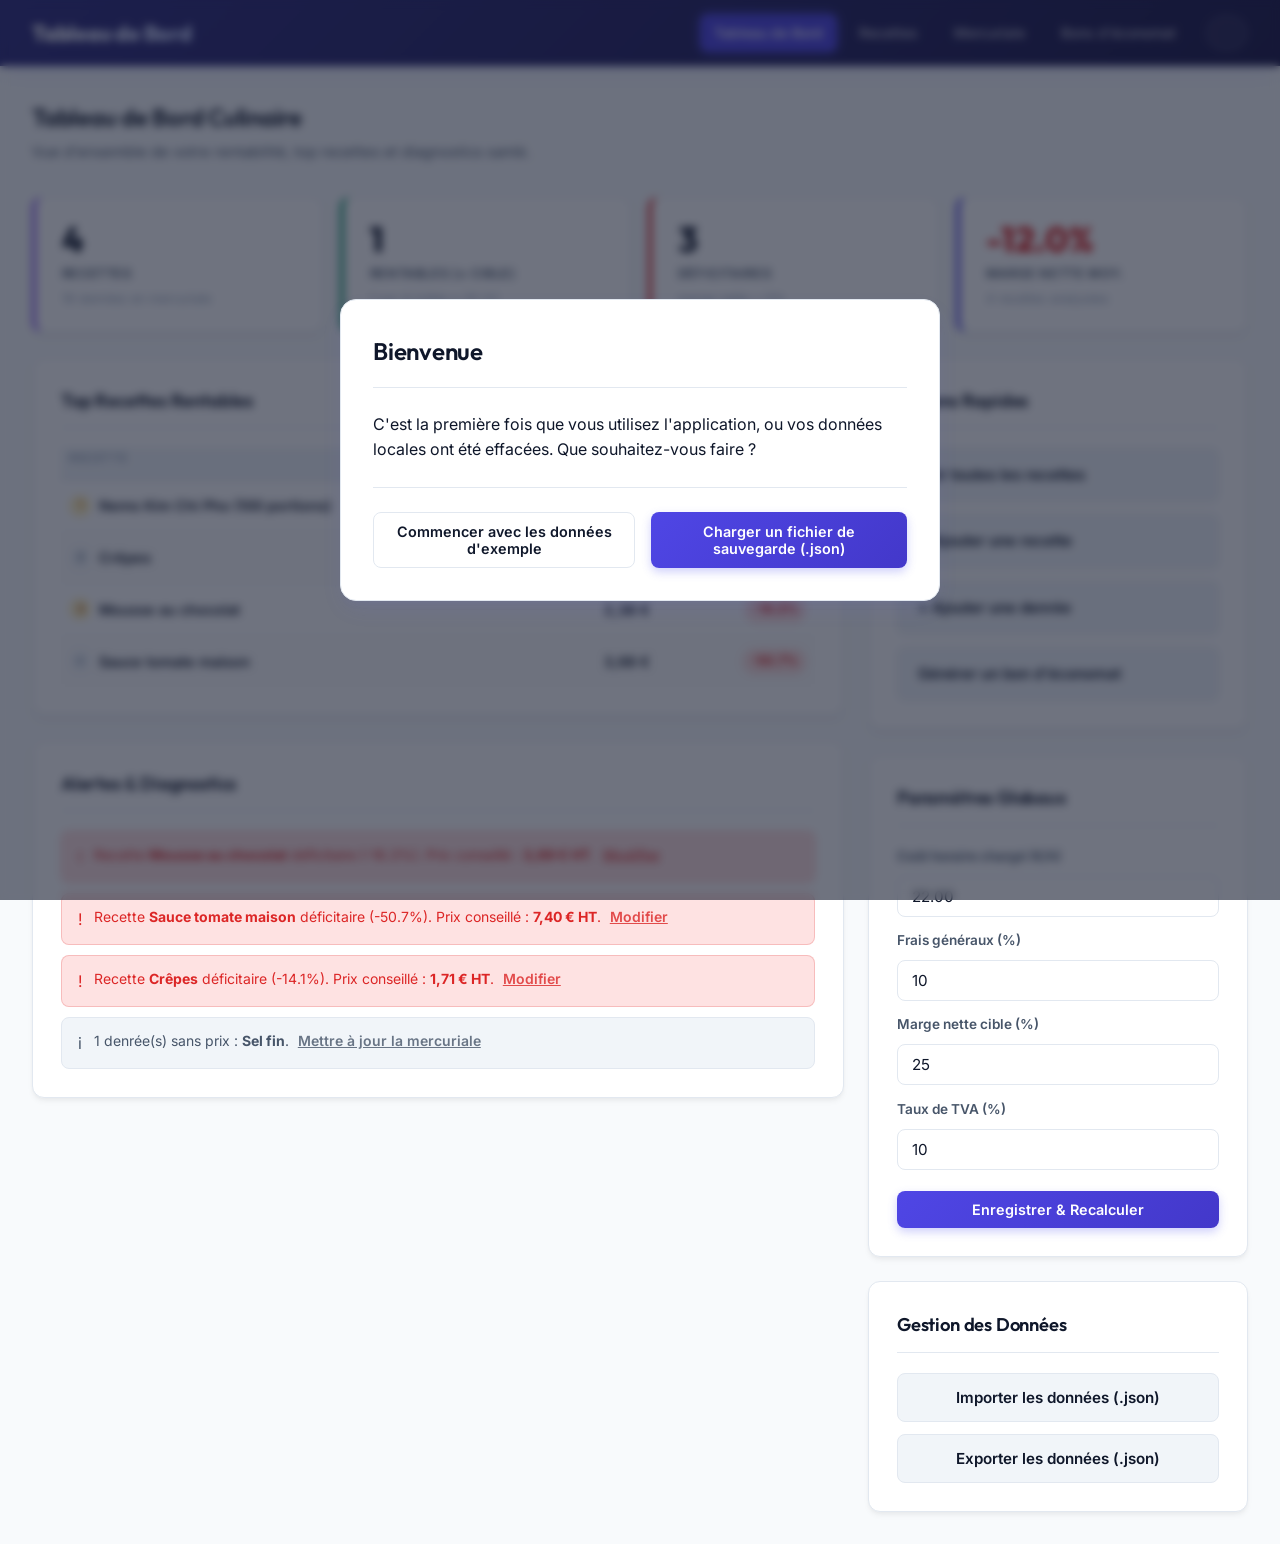
<file: index.html>
<!DOCTYPE html>
<html lang="fr">
<head>
    <meta charset="UTF-8">
    <meta name="viewport" content="width=device-width, initial-scale=1.0">
    <title>Tableau de Bord - Gestion Culinaire</title>
    <link rel="stylesheet" href="style.css">
</head>
<body>
    <header>
        <h1>Tableau de Bord</h1>
        <nav>
            <a href="index.html" class="active">Tableau de Bord</a>
            <a href="recettes.html">Recettes</a>
            <a href="mercuriale.html">Mercuriale</a>
            <a href="bon-economat.html">Bons d'économat</a>
        </nav>
    </header>

    <main id="app-container">
        <div class="page-header">
            <div>
                <h2>Tableau de Bord Culinaire</h2>
                <p class="page-subtitle">Vue d'ensemble de votre rentabilité, top recettes et diagnostics santé.</p>
            </div>
        </div>

        <!-- Bandeau KPI — 4 indicateurs clés -->
        <div class="db-kpi-banner">
            <div class="db-kpi-card db-kpi-neutral">
                <span class="db-kpi-value" id="kpi-total-recipes">—</span>
                <span class="db-kpi-label">Recettes</span>
                <span class="db-kpi-sub" id="kpi-total-sub">—</span>
            </div>
            <div class="db-kpi-card db-kpi-success">
                <span class="db-kpi-value" id="kpi-profitable-recipes">—</span>
                <span class="db-kpi-label">Rentables (≥ cible)</span>
                <span class="db-kpi-sub" id="kpi-profitable-sub">—</span>
            </div>
            <div class="db-kpi-card db-kpi-neutral" id="kpi-deficit-card">
                <span class="db-kpi-value" id="kpi-deficit-recipes">—</span>
                <span class="db-kpi-label">Déficitaires</span>
                <span class="db-kpi-sub" id="kpi-deficit-sub">marge nette &lt; 0%</span>
            </div>
            <div class="db-kpi-card db-kpi-primary">
                <span class="db-kpi-value" id="kpi-avg-margin">—</span>
                <span class="db-kpi-label">Marge nette moy.</span>
                <span class="db-kpi-sub" id="kpi-margin-sub">recettes avec MO renseignée</span>
            </div>
        </div>

        <!-- Grille principale 2 colonnes -->
        <div class="db-main-grid">

            <!-- Colonne gauche : Top 5 + Alertes -->
            <div class="db-left-col">

                <!-- Top 5 recettes rentables -->
                <div class="card">
                    <h3>Top Recettes Rentables</h3>
                    <div id="top-recipes-content">
                        <p class="db-empty-state">Chargement...</p>
                    </div>
                </div>

                <!-- Alertes & Diagnostics -->
                <div class="card">
                    <h3>Alertes &amp; Diagnostics</h3>
                    <div class="db-alert-list" id="alerts-content">
                        <p class="db-empty-state">Chargement...</p>
                    </div>
                </div>

            </div>

            <!-- Colonne droite : Actions + Paramètres + Données -->
            <div class="db-right-col">

                <!-- Actions Rapides -->
                <div class="card">
                    <h3>Actions Rapides</h3>
                    <div class="actions-grid">
                        <a href="recettes.html" class="action-button">
                            Voir toutes les recettes
                        </a>
                        <a href="recettes.html?action=add" class="action-button">
                            + Ajouter une recette
                        </a>
                        <a href="mercuriale.html?action=add" class="action-button">
                            + Ajouter une denrée
                        </a>
                        <a href="bon-economat.html" class="action-button">
                            Générer un bon d'économat
                        </a>
                    </div>
                </div>

                <!-- Paramètres de Simulation Globaux -->
                <div class="card">
                    <h3>Paramètres Globaux</h3>
                    <form id="global-settings-form">
                        <div style="display: flex; flex-direction: column; gap: 0.85rem; margin-top: 0.5rem;">
                            <div class="form-group">
                                <label for="settings-hourly-rate">Coût horaire chargé (€/h)</label>
                                <input type="number" id="settings-hourly-rate" step="0.01" min="0" required>
                            </div>
                            <div class="form-group">
                                <label for="settings-overhead">Frais généraux (%)</label>
                                <input type="number" id="settings-overhead" step="0.01" min="0" max="100" required>
                            </div>
                            <div class="form-group">
                                <label for="settings-target-margin">Marge nette cible (%)</label>
                                <input type="number" id="settings-target-margin" step="0.01" min="0" max="99" required>
                            </div>
                            <div class="form-group">
                                <label for="settings-vat">Taux de TVA (%)</label>
                                <input type="number" id="settings-vat" step="0.01" min="0" max="100" required>
                            </div>
                            <button type="submit" class="button-primary" style="width: 100%; margin-top: 0.5rem;">
                                Enregistrer &amp; Recalculer
                            </button>
                        </div>
                    </form>
                </div>

                <!-- Gestion des données -->
                <div class="card">
                    <h3>Gestion des Données</h3>
                    <div class="actions-grid">
                        <button id="import-data-btn" class="action-button">
                            Importer les données (.json)
                        </button>
                        <button id="export-data-btn" class="action-button">
                            Exporter les données (.json)
                        </button>
                    </div>
                </div>

            </div>
        </div>
    </main>

    <!-- Modale pour la première visite -->
    <div id="first-visit-modal" class="modal-overlay" style="display: none;">
        <div class="modal-content">
            <h3>Bienvenue</h3>
            <p>C'est la première fois que vous utilisez l'application, ou vos données locales ont été effacées. Que souhaitez-vous faire ?</p>
            <div class="modal-actions">
                <button id="start-fresh-btn" class="button-secondary">Commencer avec les données d'exemple</button>
                <button id="import-first-time-btn" class="button-primary">Charger un fichier de sauvegarde (.json)</button>
            </div>
        </div>
    </div>

    <script type="module" src="./app.js"></script>
</body>
</html>
</file>
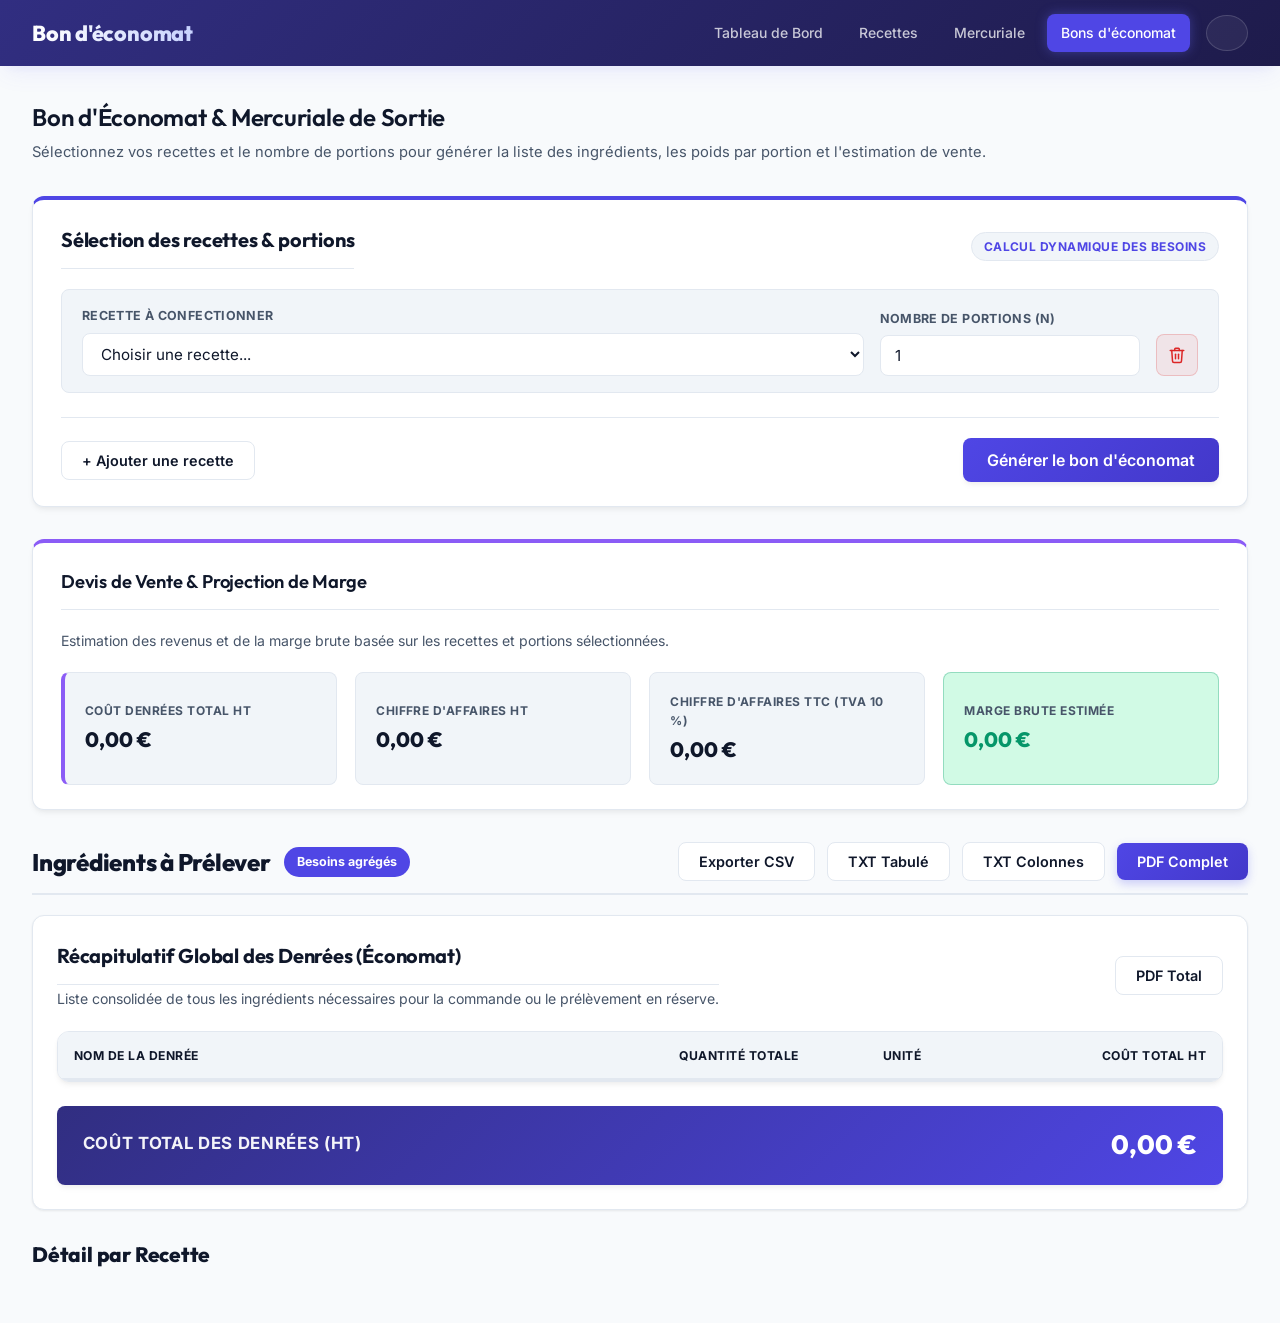
<file: bon-economat.html>
<!DOCTYPE html>
<html lang="fr">

<head>
    <meta charset="UTF-8">
    <meta name="viewport" content="width=device-width, initial-scale=1.0">
    <title>Bon d'économat - Gestion Culinaire</title>
    <link rel="stylesheet" href="style.css">
</head>

<body>
    <header>
        <h1>Bon d'économat</h1>
        <nav>
            <a href="index.html">Tableau de Bord</a>
            <a href="recettes.html">Recettes</a>
            <a href="mercuriale.html">Mercuriale</a>
            <a href="bon-economat.html" class="active">Bons d'économat</a>
        </nav>
    </header>

    <main id="app-container" class="bon-economat-container">
        <div class="page-header">
            <div>
                <h2>Bon d'Économat &amp; Mercuriale de Sortie</h2>
                <p class="page-subtitle">Sélectionnez vos recettes et le nombre de portions pour générer la liste des
                    ingrédients, les poids par portion et l'estimation de vente.</p>
            </div>
        </div>

        <div class="card bon-economat-card">
            <div class="card-header-title">
                <h3>Sélection des recettes &amp; portions</h3>
                <span class="card-subtitle-badge">Calcul dynamique des besoins</span>
            </div>

            <div id="recipe-selection-area" class="recipe-selection-grid">
                <!-- Recipe selectors will be added here by JS -->
            </div>

            <div class="bon-economat-actions">
                <button id="add-recipe-selector-btn" class="button-secondary">
                    + Ajouter une recette
                </button>
                <button id="generate-btn" class="button-primary btn-lg">
                    Générer le bon d'économat
                </button>
            </div>
        </div>

        <div id="bon-economat-results" class="hidden">
            <!-- Devis de Vente & Synthèse Financière -->
            <div id="sales-quote" class="card sales-quote-card">
                <div class="quote-header">
                    <div>
                        <h3>Devis de Vente &amp; Projection de Marge</h3>
                        <p class="sales-quote-description">Estimation des revenus et de la marge brute basée sur les
                            recettes et portions sélectionnées.</p>
                    </div>
                </div>

                <div class="sales-quote-grid">
                    <div class="quote-card quote-cost">
                        <div class="quote-info">
                            <span class="quote-label">Coût Denrées Total HT</span>
                            <span class="quote-value" id="quote-ingredients-cost">0,00 €</span>
                        </div>
                    </div>

                    <div class="quote-card">
                        <div class="quote-info">
                            <span class="quote-label">Chiffre d'Affaires HT</span>
                            <span class="quote-value" id="total-sale-price-ht">0,00 €</span>
                        </div>
                    </div>

                    <div class="quote-card">
                        <div class="quote-info">
                            <span class="quote-label" id="quote-ttc-label">Chiffre d'Affaires TTC (TVA 10 %)</span>
                            <span class="quote-value" id="total-sale-price-ttc">0,00 €</span>
                        </div>
                    </div>

                    <div class="quote-card quote-profit">
                        <div class="quote-info">
                            <span class="quote-label">Marge Brute Estimée</span>
                            <span class="quote-value" id="total-gross-margin">0,00 €</span>
                        </div>
                    </div>
                </div>
            </div>

            <!-- Header du Bon d'Économat et Boutons d'exportation -->
            <div class="results-header-bar">
                <div class="results-title-group">
                    <h2>Ingrédients à Prélever</h2>
                    <span class="badge-results-count" id="results-count-badge">Besoins agrégés</span>
                </div>
                <div class="header-actions">
                    <button id="export-csv-btn" class="button-secondary">Exporter CSV</button>
                    <button id="export-txt-btn" class="button-secondary">TXT Tabulé</button>
                    <button id="export-fixed-txt-btn" class="button-secondary">TXT Colonnes</button>
                    <button id="export-pdf-btn" class="button-primary">PDF Complet</button>
                </div>
            </div>

            <!-- Récapitulatif Global des Denrées -->
            <div id="summary-breakdown" class="card bon-summary-card">
                <div class="card-header-title">
                    <div>
                        <h3>Récapitulatif Global des Denrées (Économat)</h3>
                        <p class="card-description">Liste consolidée de tous les ingrédients nécessaires pour la
                            commande ou le prélèvement en réserve.</p>
                    </div>
                    <div class="export-actions">
                        <button type="button" class="button-secondary" data-print-mode="summary">
                            PDF Total
                        </button>
                    </div>
                </div>
                <div class="table-container">
                    <table id="summary-table" class="bon-table">
                        <thead>
                            <tr>
                                <th style="width: 45%;">Nom de la denrée</th>
                                <th style="width: 20%; text-align: right;">Quantité totale</th>
                                <th style="width: 15%; text-align: center;">Unité</th>
                                <th style="width: 20%; text-align: right;">Coût total HT</th>
                            </tr>
                        </thead>
                        <tbody>
                            <!-- Content generated by JS -->
                        </tbody>
                    </table>
                </div>
                <p id="summary-weight-note" class="bon-table-note" style="display: none;"></p>

                <div class="global-total-banner">
                    <div>
                        <span class="total-banner-label">Coût Total des Denrées (HT)</span>
                        <div class="global-total-sub" id="global-total-meta"></div>
                    </div>
                    <span class="total-banner-value" id="global-total-cost">0,00 €</span>
                </div>
            </div>

            <!-- Détail Recette par Recette -->
            <div id="detailed-breakdown" class="detailed-breakdown-section">
                <h3 class="section-title">Détail par Recette</h3>
                <!-- Content generated by JS -->
            </div>
        </div>
    </main>

    <script type="module" src="./app.js"></script>
</body>

</html>
</file>
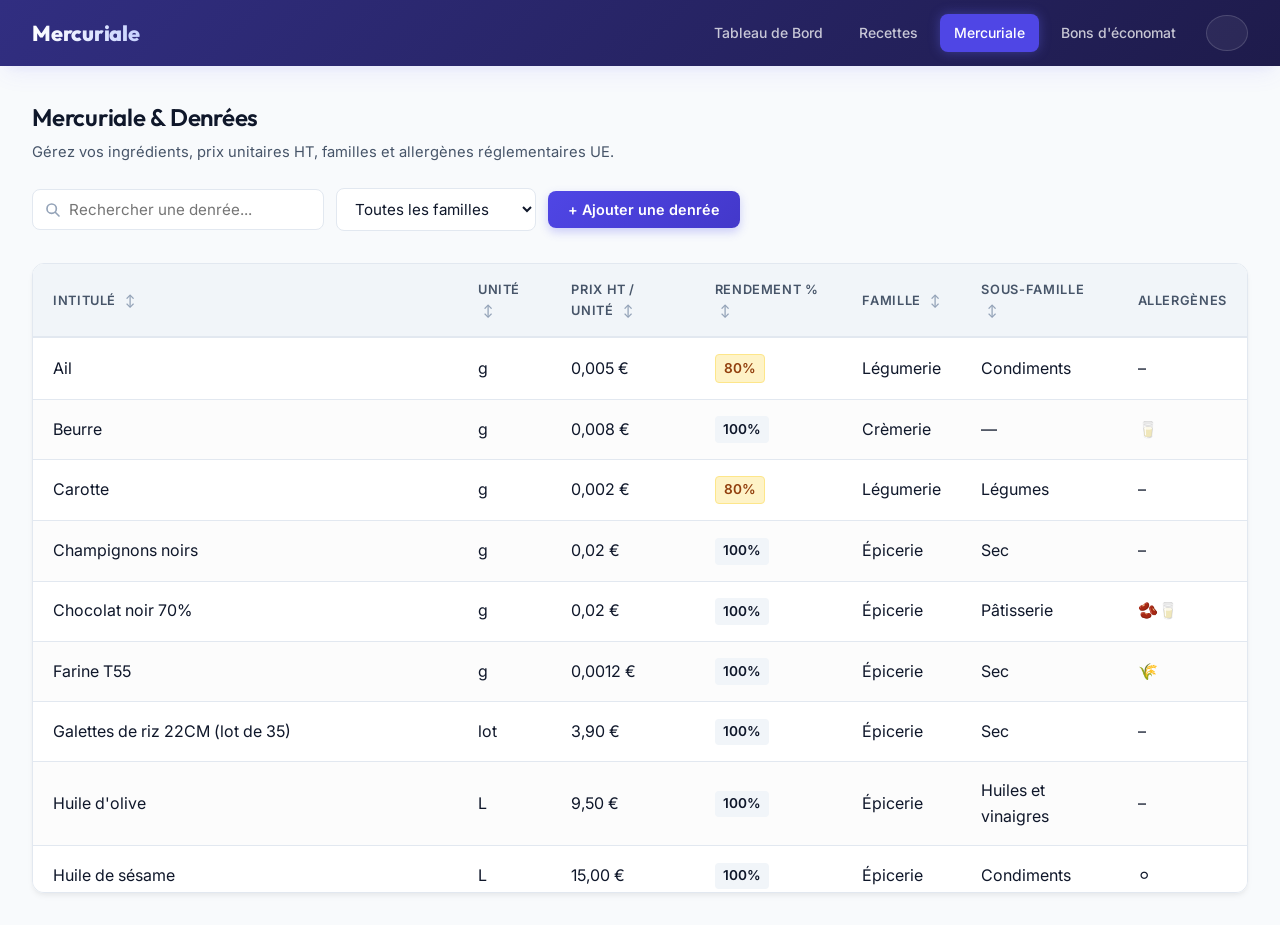
<file: mercuriale.html>
<!DOCTYPE html>
<html lang="fr">

<head>
    <meta charset="UTF-8">
    <meta name="viewport" content="width=device-width, initial-scale=1.0">
    <title>Mercuriale - Gestion Culinaire</title>
    <link rel="stylesheet" href="style.css">

</head>

<body>
    <header>
        <h1>Mercuriale</h1>
        <nav>
            <a href="index.html">Tableau de Bord</a>
            <a href="recettes.html">Recettes</a>
            <a href="mercuriale.html" class="active">Mercuriale</a>
            <a href="bon-economat.html">Bons d'économat</a>
        </nav>
    </header>

    <main id="app-container">
        <div class="page-header">
            <div>
                <h2>Mercuriale &amp; Denrées</h2>
                <p class="page-subtitle">Gérez vos ingrédients, prix unitaires HT, familles et allergènes réglementaires
                    UE.</p>
            </div>
            <div class="header-actions">
                <input type="search" id="search-ingredient" placeholder="Rechercher une denrée...">
                <select id="filter-family">
                    <option value="">Toutes les familles</option>
                </select>
                <button id="add-ingredient-btn" class="button-primary">+ Ajouter une denrée</button>
            </div>
        </div>

        <div class="table-container">
            <table id="mercuriale-table">
                <thead>
                    <tr>
                        <th class="sortable" data-sort="name">Intitulé <span class="sort-icon">↕</span></th>
                        <th class="sortable" data-sort="unit">Unité <span class="sort-icon">↕</span></th>
                        <th class="sortable" data-sort="price">Prix HT / unité <span class="sort-icon">↕</span></th>
                        <th class="sortable" data-sort="yield">Rendement % <span class="sort-icon">↕</span></th>
                        <th class="sortable" data-sort="family">Famille <span class="sort-icon">↕</span></th>
                        <th class="sortable" data-sort="subfamily">Sous-famille <span class="sort-icon">↕</span></th>
                        <th>Allergènes</th>
                    </tr>
                </thead>
                <tbody>
                    <!-- Lignes de denrées injectées par JS -->
                </tbody>
            </table>
        </div>
    </main>

    <!-- Modale pour ajouter/modifier une denrée -->
    <div id="ingredient-modal" class="modal-overlay" style="display: none;">
        <div class="modal-content">
            <form id="ingredient-form">
                <h3 id="modal-title">Ajouter une denrée</h3>
                <input type="hidden" id="ingredient-id">

                <div class="form-grid">
                    <div class="form-group">
                        <label for="ingredient-name">Intitulé</label>
                        <input type="text" id="ingredient-name" required>
                    </div>
                    <div class="form-group">
                        <label for="ingredient-unit">Unité (kg, L, pièce...)</label>
                        <input type="text" id="ingredient-unit" required>
                    </div>
                    <div class="form-group">
                        <label for="ingredient-price">Prix HT / unité</label>
                        <input type="number" id="ingredient-price" step="0.0001" min="0"
                            placeholder="Laissez vide si non connu">
                    </div>
                    <div class="form-group">
                        <label for="ingredient-yield">Rendement utile (%)</label>
                        <input type="number" id="ingredient-yield" step="1" min="1" max="100" value="100"
                            placeholder="100% (ex: 80% si 20% pertes)">
                    </div>
                    <div class="form-group">
                        <label for="ingredient-weight-kg">Poids brut / unité (kg) <small
                                style="color:var(--text-light); font-weight:normal;">— optionnel</small></label>
                        <input type="number" id="ingredient-weight-kg" step="0.001" min="0"
                            placeholder="Ex: 0.060 pour 1 œuf = 60g">
                        <small class="form-hint" style="margin-top:0.3rem; display:block;">Renseignez pour les unités
                            non pondérales (pièce, boîte, lot…) afin d'inclure cet ingrédient dans le calcul du prix au
                            kg total d'une recette.</small>
                    </div>
                    <div class="form-group">
                        <label for="ingredient-family-select">Famille</label>
                        <select id="ingredient-family-select">
                            <!-- Populated dynamically -->
                        </select>
                        <input type="text" id="ingredient-family-custom" placeholder="Nouvelle famille..."
                            style="display: none; margin-top: 0.5rem;">
                    </div>
                    <div class="form-group">
                        <label for="ingredient-subfamily-select">Sous-famille</label>
                        <select id="ingredient-subfamily-select">
                            <!-- Populated dynamically -->
                        </select>
                        <input type="text" id="ingredient-subfamily-custom" placeholder="Nouvelle sous-famille..."
                            style="display: none; margin-top: 0.5rem;">
                    </div>
                </div>

                <!-- Section allergènes -->
                <div class="form-section">
                    <h4>Allergènes (Règlement UE 1169/2011)</h4>
                    <p class="form-hint">Sélectionnez les allergènes présents dans cet ingrédient.</p>
                    <div id="allergen-checkboxes" class="allergen-checkbox-grid">
                        <!-- Les checkboxes sont générées par JavaScript -->
                    </div>
                </div>

                <div class="modal-actions">
                    <button type="button" id="cancel-btn" class="button-secondary">Annuler</button>
                    <button type="submit" class="button-primary">Sauvegarder</button>
                </div>
            </form>
        </div>
    </div>

    <!-- Modale pour afficher les détails complets d'une denrée -->
    <div id="ingredient-details-modal" class="modal-overlay" style="display: none;">
        <div class="modal-content">
            <h3 id="ingredient-details-title">Détails de la Denrée</h3>
            <div id="ingredient-details-content">
                <!-- Rempli dynamiquement par le JS -->
            </div>
            <div class="modal-actions">
                <button type="button" id="details-edit-btn" class="button-primary">Modifier</button>
                <button type="button" id="details-delete-btn" class="button-danger">Supprimer</button>
                <button type="button" id="details-close-btn" class="button-secondary">Fermer</button>
            </div>
        </div>
    </div>

    <script type="module" src="./app.js"></script>
</body>

</html>
</file>
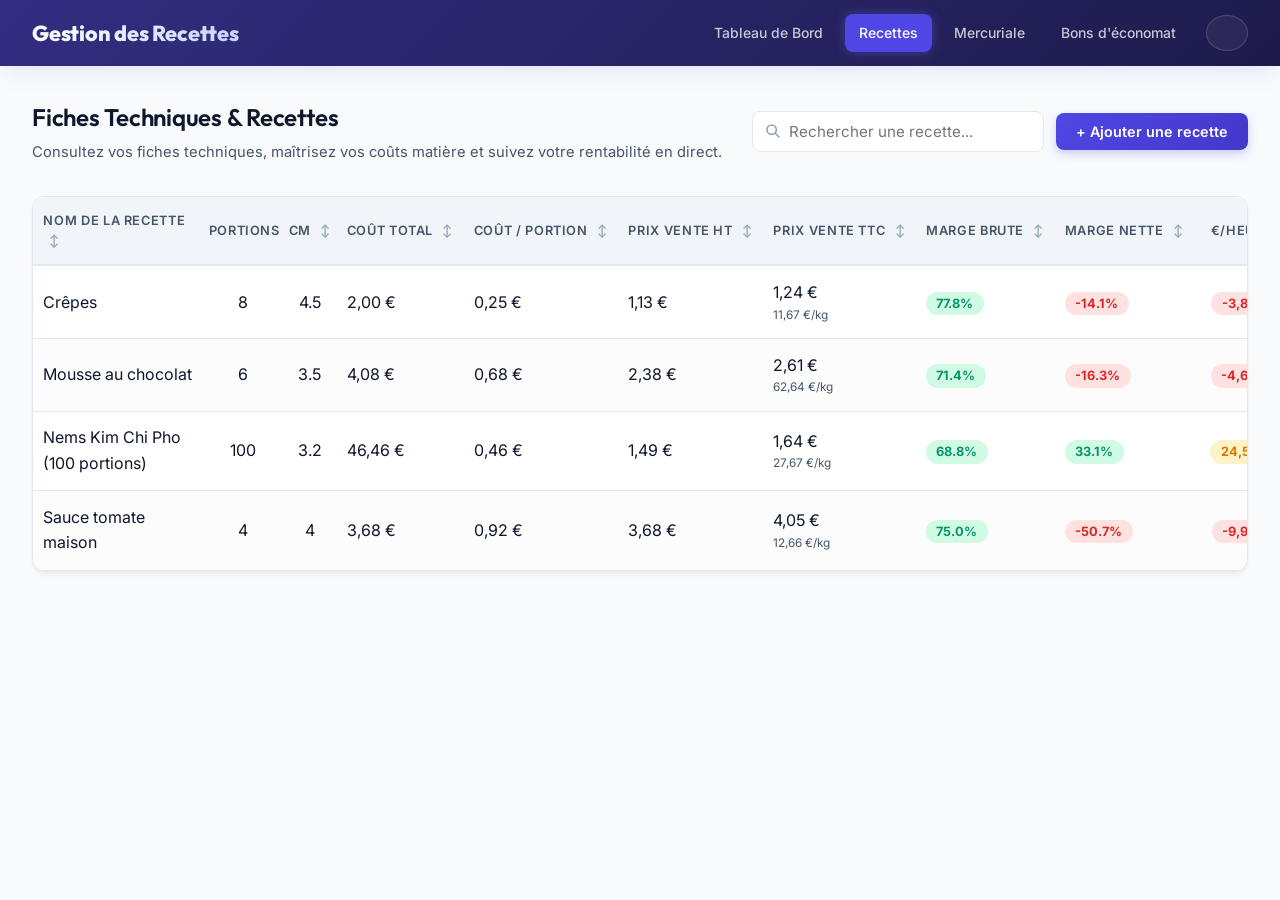
<file: recettes.html>
<!DOCTYPE html>
<html lang="fr">

<head>
    <meta charset="UTF-8">
    <meta name="viewport" content="width=device-width, initial-scale=1.0">
    <title>Recettes - Gestion Culinaire</title>
    <link rel="stylesheet" href="style.css">
</head>

<body>
    <header>
        <h1>Gestion des Recettes</h1>
        <nav>
            <a href="index.html">Tableau de Bord</a>
            <a href="recettes.html" class="active">Recettes</a>
            <a href="mercuriale.html">Mercuriale</a>
            <a href="bon-economat.html">Bons d'économat</a>
        </nav>
    </header>

    <main id="app-container">
        <div class="page-header">
            <div>
                <h2>Fiches Techniques &amp; Recettes</h2>
                <p class="page-subtitle">Consultez vos fiches techniques, maîtrisez vos coûts matière et suivez votre rentabilité en direct.</p>
            </div>
            <div class="header-actions">
                <input type="search" id="search-recipe" placeholder="Rechercher une recette...">
                <button id="add-recipe-btn" class="button-primary">+ Ajouter une recette</button>
            </div>
        </div>

        <div class="table-container">
            <table id="recipes-table">
                <thead>
                    <tr>
                        <th class="sortable" data-sort="name">Nom de la recette <span class="sort-icon">↕</span></th>
                        <th class="sortable" data-sort="servings">Portions <span class="sort-icon">↕</span></th>
                        <th class="sortable" data-sort="multiplier" title="Coefficient Multiplicateur">CM <span class="sort-icon">↕</span></th>
                        <th class="sortable" data-sort="totalCost">Coût total <span class="sort-icon">↕</span></th>
                        <th class="sortable" data-sort="costPerServing">Coût / portion <span class="sort-icon">↕</span></th>
                        <th class="sortable" data-sort="salePriceHT">Prix vente HT <span class="sort-icon">↕</span></th>
                        <th class="sortable" data-sort="salePriceTTC">Prix vente TTC <span class="sort-icon">↕</span></th>
                        <th class="sortable" data-sort="grossMargin">Marge brute <span class="sort-icon">↕</span></th>
                        <th class="sortable" data-sort="netMargin" title="Marge nette après main d'œuvre et frais">Marge nette <span class="sort-icon">↕</span></th>
                        <th class="sortable" data-sort="hourlyProfit" title="Profit par heure de travail">€/heure <span class="sort-icon">↕</span></th>
                    </tr>
                </thead>
                <tbody>
                    <!-- Lignes de recettes injectées par JS -->
                </tbody>
            </table>
        </div>
    </main>

    <!-- Modale pour ajouter/modifier une recette -->
    <div id="recipe-modal" class="modal-overlay" style="display: none;">
        <div class="modal-content modal-extra-large">
            <form id="recipe-form">
                <div class="recipe-modal-header">
                    <div class="recipe-modal-title-area">
                        <h2 id="modal-title">Ajouter une recette</h2>
                        <div class="recipe-modal-subtitle">Configurez la composition et suivez la rentabilité financière en direct.</div>
                    </div>
                    <button type="button" id="recipe-modal-close-x-btn" class="modal-close-icon-btn" aria-label="Fermer">✕</button>
                </div>
                <input type="hidden" id="recipe-id">

                <!-- Layout Bi-Colonne Formulaire -->
                <div class="recipe-details-main-grid">
                    <!-- Colonne Gauche: Saisie des informations en cartes aérées -->
                    <div class="recipe-details-left-panel">
                        <!-- Section 1: Informations Générales & Temps -->
                        <div class="recipe-panel-card">
                            <div class="recipe-panel-header">
                                <span>Informations Générales &amp; Temps</span>
                            </div>
                            <div class="form-grid" style="grid-template-columns: repeat(auto-fit, minmax(180px, 1fr)); gap: 1rem;">
                                <div class="form-group">
                                    <label for="recipe-name">Nom de la recette</label>
                                    <input type="text" id="recipe-name" required placeholder="Ex: Crevettes au curry">
                                </div>
                                <div class="form-group">
                                    <label for="recipe-servings">Nombre de portions</label>
                                    <input type="number" id="recipe-servings" required min="1" placeholder="4">
                                </div>
                                <div class="form-group">
                                    <label for="recipe-multiplier">Coeff. multiplicateur</label>
                                    <input type="number" id="recipe-multiplier" required step="0.1" min="0.1" placeholder="3.5">
                                </div>
                                <div class="form-group">
                                    <label for="recipe-production-time">Temps de prod. (min)</label>
                                    <input type="number" id="recipe-production-time" min="0" step="1" placeholder="Ex: 20">
                                </div>
                            </div>
                        </div>

                        <!-- Section 2: Composition & Ingrédients -->
                        <div class="recipe-panel-card">
                            <div class="recipe-panel-header">
                                <span>Composition (Ingrédients)</span>
                                <button type="button" id="add-ingredient-row-btn" class="button-secondary" style="font-size: 0.82rem; padding: 0.35rem 0.75rem;">+ Ajouter un ingrédient</button>
                            </div>
                            <div id="ingredient-list" class="ingredient-rows">
                                <!-- Lignes d'ingrédients injectées par JS -->
                            </div>
                        </div>

                        <!-- Section 3: Allergènes détectés -->
                        <div class="recipe-panel-card">
                            <div class="recipe-panel-header">
                                <span>Allergènes détectés</span>
                            </div>
                            <div id="allergen-preview" class="allergen-preview-container">
                                <span class="no-allergen-preview">Aucun allergène détecté</span>
                            </div>
                        </div>

                        <!-- Section 4: Instructions de préparation -->
                        <div class="recipe-panel-card">
                            <div class="recipe-panel-header">
                                <span>Instructions de préparation</span>
                            </div>
                            <div class="form-group" style="margin-bottom:0;">
                                <textarea id="recipe-steps" rows="4" placeholder="Décrivez les étapes de préparation de la recette..."></textarea>
                            </div>
                        </div>
                    </div>

                    <!-- Colonne Droite: Rentabilité en temps réel & Validation -->
                    <div class="recipe-details-right-panel">
                        <div class="recipe-panel-card" style="display: flex; flex-direction: column; justify-content: space-between; height: 100%; position: sticky; top: 1rem;">
                            <div>
                                <div class="recipe-panel-header">
                                    <span>Rentabilité en direct</span>
                                </div>

                                <div class="rentability-hero-price">
                                    <div class="rentability-price-label">Prix de vente calculé (HT)</div>
                                    <div class="rentability-price-value-ht" id="sale-price-ht-display">0,00 €</div>
                                    <div class="rentability-price-value-ttc">TTC : <span id="sale-price-ttc-display">0,00 €</span></div>
                                    <div class="rentability-price-badge-kg" id="sale-price-kg-hero-badge" style="display: none; white-space: nowrap !important;">
                                        Prix au kg : <strong id="sale-price-kg-hero-display">—</strong> TTC/kg
                                    </div>
                                </div>

                                <div class="rentability-stats-list" style="border-top: none; padding-top: 0; margin-top: 0;">
                                    <div class="rentability-stat-item">
                                        <span class="rentability-stat-label">Coût matière total :</span>
                                        <span class="rentability-stat-value" id="total-cost-display">0,00 €</span>
                                    </div>
                                    <div class="rentability-stat-item">
                                        <span class="rentability-stat-label">Coût matière / portion :</span>
                                        <span class="rentability-stat-value" id="cost-per-serving-display">0,00 €</span>
                                    </div>
                                    <div class="rentability-stat-item">
                                        <span class="rentability-stat-label">Poids total recette :</span>
                                        <span class="rentability-stat-value font-mono" id="recipe-total-weight-display">0,000 kg</span>
                                    </div>
                                    <div class="rentability-stat-item" style="background: rgba(79, 70, 229, 0.05); padding: 0.35rem 0.5rem; border-radius: 6px;">
                                        <span class="rentability-stat-label" style="font-weight: 600; color: var(--text-color);">Prix vente TTC / kg :</span>
                                        <span class="rentability-stat-value font-mono" id="sale-price-kg-display" style="color: var(--primary-color); font-weight: 800;">—</span>
                                    </div>
                                    <div class="rentability-stat-item">
                                        <span class="rentability-stat-label">Coût MO / portion :</span>
                                        <span class="rentability-stat-value" id="labor-cost-display">0,00 €</span>
                                    </div>
                                    <div class="rentability-stat-item">
                                        <span class="rentability-stat-label">Coût Complet / portion :</span>
                                        <span class="rentability-stat-value" id="total-cost-serving-display">0,00 €</span>
                                    </div>
                                </div>

                                <div class="margin-progress-section" style="margin-top: 1.25rem; padding-top: 1rem; border-top: 1px solid var(--border-color);">
                                    <div class="rentability-price-label" style="display:flex; justify-content:space-between; margin-bottom:0.35rem;">
                                        <span>Marge Nette prévisionnelle</span>
                                        <span id="net-margin-display" class="rentability-stat-value">N/A</span>
                                    </div>
                                    <div class="rentability-stat-item" style="margin-top: 0.4rem;">
                                        <span class="rentability-stat-label">Rentabilité Horaire :</span>
                                        <span class="rentability-stat-value" id="hourly-profit-display">N/A</span>
                                    </div>
                                </div>

                                <div class="friendly-alert-card" style="margin: 1rem 0; padding: 0.85rem; font-size: 0.82rem;">
                                    <div class="friendly-alert-title" style="font-size: 0.88rem;" id="suggested-price-title">Prix suggéré (Marge 25 %)</div>
                                    <div>HT : <strong id="suggested-price-ht-display">N/A</strong> | TTC : <strong id="suggested-price-ttc-display">N/A</strong></div>
                                </div>
                            </div>

                            <div class="modal-actions" style="margin-top: 1.5rem; padding-top: 1rem; border-top: 1px solid var(--border-color); display: flex; gap: 0.75rem;">
                                <button type="button" id="cancel-btn" class="button-secondary" style="flex:1;">Annuler</button>
                                <button type="submit" class="button-primary" style="flex:1;">Sauvegarder</button>
                            </div>
                        </div>
                    </div>
                </div>
            </form>
        </div>
    </div>

    <!-- Modale pour afficher les détails complets d'une recette -->
    <div id="recipe-details-modal" class="modal-overlay" style="display: none;">
        <div class="modal-content modal-extra-large">
            <div id="recipe-details-content">
                <!-- Rempli dynamiquement par le JS -->
            </div>
        </div>
    </div>

    <!-- Conteneur d'impression dédié pour la Feuille d'Audit de Calculs -->
    <div id="calculation-audit-print-area" class="print-only"></div>

    <script type="module" src="./app.js"></script>
</body>

</html>
</file>
<file: style.css>
@import url('https://fonts.googleapis.com/css2?family=Inter:wght@300;400;500;600;700;800&family=Outfit:wght@400;500;600;700;800&display=swap');

:root {
    /* Palette claire (SaaS moderne) */
    --primary-color: #4f46e5; /* indigo-600 */
    --primary-hover: #4338ca; /* indigo-700 */
    --secondary-color: #312e81; /* indigo-900 */
    --accent-color: #8b5cf6; /* violet-500 */
    --background-color: #f8fafc; /* slate-50 */
    --card-background: #ffffff;
    --text-color: #0f172a; /* slate-900 */
    --text-light: #475569; /* slate-600 */
    --text-muted: #94a3b8; /* slate-400 */
    --border-color: #e2e8f0; /* slate-200 */
    --border-light: #f1f5f9; /* slate-100 */
    --shadow-sm: 0 1px 3px 0 rgba(0, 0, 0, 0.05), 0 1px 2px 0 rgba(0, 0, 0, 0.03);
    --shadow: 0 4px 6px -1px rgba(0, 0, 0, 0.05), 0 2px 4px -1px rgba(0, 0, 0, 0.03);
    --shadow-lg: 0 10px 25px -5px rgba(99, 102, 241, 0.1), 0 8px 10px -6px rgba(99, 102, 241, 0.05);
    --border-radius: 12px;
    --border-radius-sm: 8px;
    --border-radius-lg: 16px;
    --font-family: 'Inter', system-ui, sans-serif;
    --font-headings: 'Outfit', sans-serif;
    --transition: all 0.25s cubic-bezier(0.4, 0, 0.2, 1);

    /* Couleurs pour les indicateurs financiers */
    --margin-high: #059669; /* emerald-600 */
    --margin-high-bg: #d1fae5; /* emerald-100 */
    --margin-medium: #d97706; /* amber-600 */
    --margin-medium-bg: #fef3c7; /* amber-100 */
    --margin-low: #dc2626; /* red-600 */
    --margin-low-bg: #fee2e2; /* red-100 */

    --success-color: #10b981;
    --success-bg: #ecfdf5;

    --sticky-header-offset: 70px;
}

/* Palette sombre */
body.dark-mode {
    --primary-color: #6366f1; /* indigo-500 */
    --primary-hover: #818cf8; /* indigo-400 */
    --secondary-color: #e0e7ff; /* indigo-100 */
    --accent-color: #a78bfa; /* violet-400 */
    --background-color: #0b0f19; /* deep space slate */
    --card-background: #111827; /* slate-900 */
    --text-color: #f8fafc; /* slate-50 */
    --text-light: #cbd5e1; /* slate-300 */
    --text-muted: #64748b; /* slate-500 */
    --border-color: #1f2937; /* slate-800 */
    --border-light: #1e293b; /* slate-800 */
    --shadow-sm: 0 1px 3px 0 rgba(0, 0, 0, 0.3);
    --shadow: 0 4px 6px -1px rgba(0, 0, 0, 0.25);
    --shadow-lg: 0 10px 25px -5px rgba(0, 0, 0, 0.4), 0 8px 10px -6px rgba(0, 0, 0, 0.3);

    --margin-high: #34d399; /* emerald-400 */
    --margin-high-bg: rgba(52, 211, 153, 0.15);
    --margin-medium: #fbbf24; /* amber-400 */
    --margin-medium-bg: rgba(251, 191, 36, 0.15);
    --margin-low: #f87171; /* red-400 */
    --margin-low-bg: rgba(248, 113, 113, 0.15);

    --success-color: #34d399;
    --success-bg: rgba(52, 211, 153, 0.1);
}

* {
    box-sizing: border-box;
    margin: 0;
    padding: 0;
}

body {
    font-family: var(--font-family);
    background-color: var(--background-color);
    color: var(--text-color);
    line-height: 1.6;
    -webkit-font-smoothing: antialiased;
    -moz-osx-font-smoothing: grayscale;
    transition: background-color 0.3s ease, color 0.3s ease;
}

h1, h2, h3, h4, h5, h6 {
    font-family: var(--font-headings);
    font-weight: 600;
    letter-spacing: -0.01em;
}

/* --- Navigation & Header --- */
header {
    background: linear-gradient(135deg, var(--secondary-color) 0%, #1e1b4b 100%);
    color: white;
    padding: 0.875rem 2rem;
    display: flex;
    justify-content: space-between;
    align-items: center;
    box-shadow: var(--shadow-lg);
    position: sticky;
    top: 0;
    z-index: 100;
    backdrop-filter: blur(8px);
}

body.dark-mode header {
    background: linear-gradient(135deg, #111827 0%, #030712 100%);
    border-bottom: 1px solid var(--border-color);
}

header h1 {
    font-size: 1.35rem;
    font-weight: 800;
    background: linear-gradient(to right, #ffffff, #c7d2fe);
    -webkit-background-clip: text;
    -webkit-text-fill-color: transparent;
}

header nav {
    display: flex;
    align-items: center;
    gap: 0.5rem;
}

header nav a {
    color: rgba(255, 255, 255, 0.75);
    text-decoration: none;
    padding: 0.5rem 0.875rem;
    border-radius: var(--border-radius-sm);
    font-weight: 500;
    font-size: 0.875rem;
    transition: var(--transition);
}

header nav a:hover {
    background: rgba(255, 255, 255, 0.08);
    color: white;
}

header nav a.active {
    background: var(--primary-color);
    color: white;
    box-shadow: 0 0 12px rgba(99, 102, 241, 0.4);
}

/* --- Theme Toggle Button --- */
.theme-toggle-btn {
    background: rgba(255, 255, 255, 0.06);
    border: 1px solid rgba(255, 255, 255, 0.15);
    border-radius: 50%;
    width: 36px;
    height: 36px;
    display: flex;
    align-items: center;
    justify-content: center;
    color: white;
    cursor: pointer;
    transition: var(--transition);
    margin-left: 0.5rem;
}

.theme-toggle-btn:hover {
    background: rgba(255, 255, 255, 0.15);
    transform: scale(1.05);
}

/* --- Main Container --- */
#app-container {
    padding: 2rem;
    max-width: 1400px;
    margin: 0 auto;
    animation: fadeIn 0.4s ease-out;
}

@keyframes fadeIn {
    from { opacity: 0; transform: translateY(8px); }
    to { opacity: 1; transform: translateY(0); }
}

/* --- Dashboard/Home --- */
.dashboard-grid {
    display: grid;
    grid-template-columns: repeat(auto-fit, minmax(320px, 1fr));
    gap: 1.5rem;
}

/* KPI Banner — 4 cartes horizontales */
.db-kpi-banner {
    display: grid;
    grid-template-columns: repeat(4, 1fr);
    gap: 1rem;
    margin-bottom: 1.5rem;
}

.db-kpi-card {
    background: var(--card-background);
    border: 1px solid var(--border-color);
    border-radius: var(--border-radius);
    padding: 1.4rem 1.6rem;
    display: flex;
    flex-direction: column;
    gap: 0.15rem;
    box-shadow: var(--shadow);
    transition: var(--transition);
    border-left: 4px solid var(--border-color);
    position: relative;
    overflow: hidden;
}

.db-kpi-card:hover {
    transform: translateY(-2px);
    box-shadow: var(--shadow-lg);
}

.db-kpi-card.db-kpi-primary  { border-left-color: var(--primary-color); }
.db-kpi-card.db-kpi-success   { border-left-color: var(--margin-high); }
.db-kpi-card.db-kpi-warning   { border-left-color: var(--margin-medium); }
.db-kpi-card.db-kpi-danger    { border-left-color: var(--margin-low); }
.db-kpi-card.db-kpi-neutral   { border-left-color: var(--accent-color); }

.db-kpi-icon {
    font-size: 1.5rem;
    line-height: 1;
    margin-bottom: 0.5rem;
}

.db-kpi-value {
    font-family: var(--font-headings);
    font-size: 2.2rem;
    font-weight: 800;
    line-height: 1.1;
    color: var(--text-color);
}

.db-kpi-label {
    font-size: 0.8rem;
    font-weight: 600;
    text-transform: uppercase;
    letter-spacing: 0.05em;
    color: var(--text-light);
    margin-top: 0.2rem;
}

.db-kpi-sub {
    font-size: 0.78rem;
    color: var(--text-muted);
    margin-top: 0.15rem;
}

/* Main 2-column layout */
.db-main-grid {
    display: grid;
    grid-template-columns: 1fr 380px;
    gap: 1.5rem;
    align-items: start;
}

.db-left-col,
.db-right-col {
    display: flex;
    flex-direction: column;
    gap: 1.5rem;
}

/* Top 5 Recettes */
.db-top-table {
    width: 100%;
    border-collapse: collapse;
    font-size: 0.9rem;
}

.db-top-table thead th {
    text-align: left;
    font-size: 0.75rem;
    font-weight: 600;
    text-transform: uppercase;
    letter-spacing: 0.05em;
    color: var(--text-muted);
    padding: 0 0.5rem 0.75rem 0.5rem;
    border-bottom: 1px solid var(--border-color);
}

.db-top-table thead th:not(:first-child) {
    text-align: right;
}

.db-top-row {
    cursor: pointer;
    transition: background-color 0.15s ease;
}

.db-top-row:hover {
    background-color: var(--border-light);
}

.db-top-row td {
    padding: 0.75rem 0.5rem;
    border-bottom: 1px solid var(--border-light);
    vertical-align: middle;
}

.db-top-row td:not(:first-child) {
    text-align: right;
}

.db-rank-badge {
    display: inline-flex;
    align-items: center;
    justify-content: center;
    width: 22px;
    height: 22px;
    border-radius: 50%;
    font-size: 0.72rem;
    font-weight: 700;
    background: var(--border-light);
    color: var(--text-muted);
    margin-right: 0.5rem;
    flex-shrink: 0;
}

.db-rank-badge.rank-1 { background: #fef3c7; color: #d97706; }
.db-rank-badge.rank-2 { background: #f1f5f9; color: #64748b; }
.db-rank-badge.rank-3 { background: #fef3c7; color: #b45309; }

body.dark-mode .db-rank-badge.rank-1 { background: rgba(217,119,6,0.2); color: #fbbf24; }
body.dark-mode .db-rank-badge.rank-2 { background: rgba(100,116,139,0.2); color: #94a3b8; }
body.dark-mode .db-rank-badge.rank-3 { background: rgba(180,83,9,0.2); color: #f59e0b; }

.db-top-row-name {
    font-weight: 600;
    color: var(--text-color);
    display: flex;
    align-items: center;
}

.db-view-link {
    color: var(--primary-color);
    font-size: 0.78rem;
    font-weight: 600;
    opacity: 0;
    transition: opacity 0.15s;
    margin-left: 0.5rem;
}

.db-top-row:hover .db-view-link {
    opacity: 1;
}

.db-margin-pill {
    display: inline-block;
    padding: 0.2rem 0.55rem;
    border-radius: 99px;
    font-size: 0.8rem;
    font-weight: 700;
}

.db-margin-pill.high   { background: var(--margin-high-bg);   color: var(--margin-high); }
.db-margin-pill.medium { background: var(--margin-medium-bg); color: var(--margin-medium); }
.db-margin-pill.low    { background: var(--margin-low-bg);    color: var(--margin-low); }

.db-empty-state {
    text-align: center;
    padding: 2rem 1rem;
    color: var(--text-muted);
    font-size: 0.9rem;
}

/* Alertes & Diagnostics */
.db-alert-list {
    display: flex;
    flex-direction: column;
    gap: 0.6rem;
}

.db-alert-item {
    display: flex;
    align-items: flex-start;
    gap: 0.75rem;
    padding: 0.75rem 1rem;
    border-radius: var(--border-radius-sm);
    font-size: 0.875rem;
    border: 1px solid transparent;
}

.db-alert-item.critical {
    background: var(--margin-low-bg);
    border-color: rgba(220, 38, 38, 0.2);
    color: var(--margin-low);
}

.db-alert-item.warning {
    background: var(--margin-medium-bg);
    border-color: rgba(217, 119, 6, 0.2);
    color: var(--margin-medium);
}

.db-alert-item.info {
    background: var(--border-light);
    border-color: var(--border-color);
    color: var(--text-light);
}

.db-alert-item.ok {
    background: var(--success-bg);
    border-color: rgba(16, 185, 129, 0.2);
    color: var(--margin-high);
}

.db-alert-icon {
    font-size: 1rem;
    flex-shrink: 0;
    margin-top: 0.05rem;
}

.db-alert-body {
    flex: 1;
    color: inherit;
}

.db-alert-body strong {
    font-weight: 700;
}

.db-alert-body a {
    color: inherit;
    text-decoration: underline;
    font-weight: 600;
    margin-left: 0.3rem;
    opacity: 0.8;
}

.db-alert-body a:hover {
    opacity: 1;
}

/* Actions rapides */
.actions-grid {
    display: flex;
    flex-direction: column;
    gap: 0.6rem;
}

.action-button {
    display: flex;
    align-items: center;
    gap: 0.75rem;
    padding: 0.75rem 1rem;
    border-radius: var(--border-radius-sm);
    background: var(--border-light);
    border: 1px solid var(--border-color);
    color: var(--text-color);
    text-decoration: none;
    font-size: 0.9rem;
    font-weight: 500;
    cursor: pointer;
    transition: var(--transition);
    width: 100%;
    text-align: left;
    font-family: var(--font-family);
}

.action-button:hover {
    background: linear-gradient(135deg, var(--primary-color) 0%, var(--accent-color) 100%);
    color: white;
    border-color: transparent;
    transform: translateX(3px);
}

.action-button .icon {
    font-size: 1.15rem;
    flex-shrink: 0;
}

/* Responsive dashboard */
@media (max-width: 1100px) {
    .db-main-grid {
        grid-template-columns: 1fr;
    }
    .db-right-col {
        display: grid;
        grid-template-columns: repeat(auto-fit, minmax(280px, 1fr));
    }
}

@media (max-width: 768px) {
    .db-kpi-banner {
        grid-template-columns: repeat(2, 1fr);
    }
    .db-right-col {
        grid-template-columns: 1fr;
    }
}

@media (max-width: 480px) {
    .db-kpi-banner {
        grid-template-columns: 1fr;
    }
}



.card {
    background: var(--card-background);
    padding: 1.75rem;
    border-radius: var(--border-radius);
    box-shadow: var(--shadow);
    border: 1px solid var(--border-color);
    transition: var(--transition);
}

.card:hover {
    box-shadow: var(--shadow-lg);
    transform: translateY(-2px);
}

.card-welcome {
    grid-column: 1 / -1;
    background: linear-gradient(135deg, var(--primary-color) 0%, var(--accent-color) 100%);
    color: white;
    border: none;
    box-shadow: 0 10px 20px rgba(99, 102, 241, 0.2);
}

.card-welcome:hover {
    transform: none;
}

.card-welcome h2 {
    font-size: 1.85rem;
    font-weight: 700;
    margin-bottom: 0.5rem;
}

.card-welcome p {
    color: rgba(255, 255, 255, 0.85);
}

.card h3 {
    margin-bottom: 1.25rem;
    font-size: 1.15rem;
    color: var(--text-color);
    display: flex;
    align-items: center;
    gap: 0.625rem;
    padding-bottom: 0.75rem;
    border-bottom: 1px solid var(--border-color);
}

.stats-grid {
    display: grid;
    grid-template-columns: repeat(auto-fit, minmax(130px, 1fr));
    gap: 1rem;
}

.stat-item {
    display: flex;
    flex-direction: column;
    align-items: center;
    text-align: center;
    padding: 1.25rem;
    background-color: var(--border-light);
    border-radius: var(--border-radius-sm);
    border: 1px solid var(--border-color);
    transition: var(--transition);
}

.stat-value {
    font-size: 2rem;
    font-weight: 800;
    color: var(--primary-color);
    line-height: 1.2;
    font-family: var(--font-headings);
}

.stat-label {
    font-size: 0.8rem;
    color: var(--text-light);
    margin-top: 0.35rem;
    font-weight: 600;
    text-transform: uppercase;
    letter-spacing: 0.05em;
}

/* --- Buttons --- */
button, .button-primary, .button-secondary, .button-danger {
    font-family: var(--font-family);
    font-size: 0.9rem;
    font-weight: 600;
    padding: 0.625rem 1.25rem;
    border-radius: var(--border-radius-sm);
    cursor: pointer;
    transition: var(--transition);
    display: inline-flex;
    align-items: center;
    justify-content: center;
    gap: 0.5rem;
}

.button-primary {
    background: linear-gradient(135deg, var(--primary-color) 0%, var(--primary-hover) 100%);
    color: white;
    border: none;
    box-shadow: 0 4px 10px rgba(99, 102, 241, 0.3);
}

.button-primary:hover {
    filter: brightness(1.1);
    transform: translateY(-1px);
    box-shadow: 0 6px 14px rgba(99, 102, 241, 0.4);
}

.button-primary:active {
    transform: translateY(0);
}

.button-secondary {
    background-color: var(--card-background);
    color: var(--text-color);
    border: 1px solid var(--border-color);
}

.button-secondary:hover {
    background-color: var(--border-light);
    border-color: var(--text-light);
}

.button-danger {
    background-color: #ef4444;
    color: white;
    border: none;
}

.button-danger:hover {
    background-color: #dc2626;
    transform: translateY(-1px);
}

/* --- Form Controls --- */
input[type="search"],
input[type="text"],
input[type="number"],
select,
textarea {
    padding: 0.625rem 0.875rem;
    border: 1px solid var(--border-color);
    border-radius: var(--border-radius-sm);
    font-size: 0.95rem;
    font-family: var(--font-family);
    transition: var(--transition);
    background-color: var(--card-background);
    color: var(--text-color);
    width: 100%;
}

input[type="search"]:focus,
input[type="text"]:focus,
input[type="number"]:focus,
select:focus,
textarea:focus {
    outline: none;
    border-color: var(--primary-color);
    box-shadow: 0 0 0 3px rgba(99, 102, 241, 0.15);
}

input[type="search"] {
    background-image: url("data:image/svg+xml,%3Csvg xmlns='http://www.w3.org/2000/svg' fill='none' viewBox='0 0 24 24' stroke='%2394a3b8'%3E%3Cpath stroke-linecap='round' stroke-linejoin='round' stroke-width='2.5' d='M21 21l-6-6m2-5a7 7 0 11-14 0 7 7 0 0114 0z'/%3E%3C/svg%3E");
    background-repeat: no-repeat;
    background-position: 0.75rem center;
    background-size: 1rem;
    padding-left: 2.25rem;
}

.page-header {
    display: flex;
    justify-content: space-between;
    align-items: center;
    margin-bottom: 2rem;
    flex-wrap: wrap;
    gap: 1.5rem;
}

.header-actions {
    display: flex;
    gap: 0.75rem;
    align-items: center;
    flex-wrap: wrap;
}

.header-actions input[type="search"],
.header-actions select {
    width: auto;
    min-width: 200px;
}

/* --- Tables --- */
.table-container {
    background: var(--card-background);
    border-radius: var(--border-radius);
    box-shadow: var(--shadow);
    overflow: auto;
    max-height: 70vh;
    border: 1px solid var(--border-color);
    position: relative;
}

table {
    width: 100%;
    border-collapse: separate;
    border-spacing: 0;
    text-align: left;
}

th, td {
    padding: 1rem 1.25rem;
    border-bottom: 1px solid var(--border-color);
}

/* --- Table des Recettes - Optimisation des Colonnes & Espacements --- */
#recipes-table th,
#recipes-table td {
    padding: 0.85rem 0.65rem;
}

/* Colonne 1 : Nom de la recette */
#recipes-table th:first-child,
#recipes-table td:first-child {
    width: 24%;
    min-width: 170px;
}

/* Colonne 2 : Portions (très compacte) */
#recipes-table th:nth-child(2),
#recipes-table td:nth-child(2) {
    width: 70px;
    max-width: 80px;
    text-align: center;
    padding-left: 0.35rem;
    padding-right: 0.35rem;
    white-space: nowrap;
}

/* Colonne 3 : CM (très compacte) */
#recipes-table th:nth-child(3),
#recipes-table td:nth-child(3) {
    width: 60px;
    max-width: 70px;
    text-align: center;
    padding-left: 0.35rem;
    padding-right: 0.35rem;
    white-space: nowrap;
}

/* Colonnes montants et marges */
#recipes-table th:nth-child(4),
#recipes-table td:nth-child(4),
#recipes-table th:nth-child(5),
#recipes-table td:nth-child(5),
#recipes-table th:nth-child(6),
#recipes-table td:nth-child(6),
#recipes-table th:nth-child(7),
#recipes-table td:nth-child(7),
#recipes-table th:nth-child(8),
#recipes-table td:nth-child(8),
#recipes-table th:nth-child(9),
#recipes-table td:nth-child(9) {
    white-space: nowrap;
}

/* Colonne 10 : Dernière colonne €/heure - Strictement sur une ligne sans retour */
#recipes-table th:nth-child(10),
#recipes-table td:nth-child(10),
#recipes-table th:last-child,
#recipes-table td:last-child {
    white-space: nowrap !important;
    min-width: 115px;
    width: 120px;
    text-align: center;
}

#mercuriale-table th:first-child,
#mercuriale-table td:first-child {
    width: 35%;
}

th {
    position: sticky;
    top: 0;
    z-index: 10;
    background-color: var(--border-light);
    color: var(--text-light);
    font-weight: 600;
    font-size: 0.8rem;
    text-transform: uppercase;
    letter-spacing: 0.05em;
    user-select: none;
    box-shadow: inset 0 -1px 0 var(--border-color);
}

th.sortable {
    cursor: pointer;
    transition: var(--transition);
}

th.sortable:hover {
    background-color: var(--border-color);
    color: var(--text-color);
}

.sort-icon {
    margin-left: 0.35rem;
    font-size: 0.75rem;
    color: var(--text-muted);
}

tbody tr {
    transition: var(--transition);
}

tbody tr:last-child td {
    border-bottom: none;
}

tbody tr:hover {
    background-color: rgba(99, 102, 241, 0.03);
}

tbody tr:nth-child(even) {
    background-color: rgba(0, 0, 0, 0.01);
}

body.dark-mode tbody tr:nth-child(even) {
    background-color: rgba(255, 255, 255, 0.01);
}

/* --- Action Buttons in Tables --- */
.action-cell {
    white-space: nowrap;
    text-align: right;
}

.action-cell button {
    padding: 0.375rem 0.75rem;
    font-size: 0.8rem;
    border-radius: 6px;
    border: 1px solid transparent;
}

.duplicate-btn {
    background-color: rgba(16, 185, 129, 0.1);
    color: var(--margin-high);
}

.duplicate-btn:hover {
    background-color: var(--margin-high-bg);
}

.edit-btn {
    background-color: rgba(245, 158, 11, 0.1);
    color: var(--margin-medium);
}

.edit-btn:hover {
    background-color: var(--margin-medium-bg);
}

.delete-btn {
    background-color: rgba(220, 38, 38, 0.1);
    color: var(--margin-low);
}

.delete-btn:hover {
    background-color: var(--margin-low-bg);
}

.price-missing {
    color: var(--margin-low);
    font-weight: bold;
}

.table-empty {
    text-align: center;
    color: var(--text-muted);
    font-style: italic;
    padding: 3rem;
}

/* --- Badges --- */
.margin-badge, .profitability-badge {
    display: inline-flex;
    align-items: center;
    justify-content: center;
    padding: 0.25rem 0.65rem;
    border-radius: 9999px;
    font-size: 0.8rem;
    font-weight: 700;
    white-space: nowrap;
    line-height: 1.2;
}

.margin-high, .profit-high {
    background-color: var(--margin-high-bg);
    color: var(--margin-high);
}

.margin-medium, .profit-medium {
    background-color: var(--margin-medium-bg);
    color: var(--margin-medium);
}

.margin-low, .profit-low {
    background-color: var(--margin-low-bg);
    color: var(--margin-low);
}

/* --- Toast Notifications --- */
#toast-container {
    position: fixed;
    bottom: 24px;
    right: 24px;
    z-index: 2000;
    display: flex;
    flex-direction: column;
    gap: 10px;
    max-width: 400px;
    width: calc(100% - 48px);
}

.toast {
    background: var(--card-background);
    color: var(--text-color);
    padding: 1rem 1.25rem;
    border-radius: var(--border-radius);
    border: 1px solid var(--border-color);
    box-shadow: 0 10px 30px rgba(0, 0, 0, 0.12);
    display: flex;
    align-items: center;
    gap: 0.75rem;
    transform: translateY(12px) scale(0.95);
    opacity: 0;
    transition: all 0.3s cubic-bezier(0.175, 0.885, 0.32, 1.275);
}

.toast-visible {
    transform: translateY(0) scale(1);
    opacity: 1;
}

.toast-success { border-left: 4px solid #10b981; }
.toast-error { border-left: 4px solid #ef4444; }
.toast-warning { border-left: 4px solid #f59e0b; }
.toast-info { border-left: 4px solid #3b82f6; }

.toast-message {
    flex: 1;
    font-size: 0.9rem;
    font-weight: 500;
}

.toast-close {
    background: none;
    border: none;
    color: var(--text-muted);
    font-size: 1rem;
    cursor: pointer;
    padding: 0;
    display: flex;
}

.toast-close:hover {
    color: var(--text-color);
}

/* --- Confirm dialog --- */
.confirm-overlay {
    position: fixed;
    top: 0;
    left: 0;
    width: 100%;
    height: 100%;
    background-color: rgba(15, 23, 42, 0.6);
    backdrop-filter: blur(4px);
    display: flex;
    justify-content: center;
    align-items: center;
    z-index: 1900;
    opacity: 0;
    transition: opacity 0.2s ease;
}

.confirm-overlay.confirm-visible {
    opacity: 1;
}

.confirm-dialog {
    background: var(--card-background);
    padding: 2rem;
    border-radius: var(--border-radius-lg);
    max-width: 480px;
    width: 100%;
    box-shadow: 0 20px 25px -5px rgba(0, 0, 0, 0.15);
    transform: scale(0.92);
    transition: transform 0.25s cubic-bezier(0.175, 0.885, 0.32, 1.275);
    border: 1px solid var(--border-color);
}

.confirm-overlay.confirm-visible .confirm-dialog {
    transform: scale(1);
}

.confirm-title {
    font-size: 1.25rem;
    margin-bottom: 0.75rem;
}

.confirm-message {
    font-size: 0.95rem;
    color: var(--text-light);
    margin-bottom: 1.5rem;
}

.confirm-actions {
    display: flex;
    justify-content: flex-end;
    gap: 0.75rem;
}

/* --- Modals --- */
.modal-overlay {
    position: fixed;
    top: 0;
    left: 0;
    width: 100%;
    height: 100%;
    background-color: rgba(15, 23, 42, 0.6);
    backdrop-filter: blur(4px);
    display: flex;
    justify-content: center;
    align-items: center;
    z-index: 1000;
    padding: 1rem;
}

.modal-content {
    background-color: var(--card-background);
    padding: 2rem;
    border-radius: var(--border-radius-lg);
    max-width: 600px;
    width: 100%;
    max-height: 90vh;
    overflow-y: auto;
    box-shadow: var(--shadow-lg);
    border: 1px solid var(--border-color);
    position: relative;
    animation: modalSlideUp 0.3s cubic-bezier(0.16, 1, 0.3, 1);
}

.modal-content.modal-large {
    max-width: 900px;
}

@keyframes modalSlideUp {
    from { opacity: 0; transform: translateY(16px); }
    to { opacity: 1; transform: translateY(0); }
}

.modal-content h3 {
    font-size: 1.5rem;
    padding-bottom: 1rem;
    border-bottom: 1px solid var(--border-color);
    margin-bottom: 1.5rem;
}

.form-grid {
    display: grid;
    grid-template-columns: repeat(auto-fit, minmax(220px, 1fr));
    gap: 1rem;
    margin-bottom: 1.5rem;
}

.form-group {
    display: flex;
    flex-direction: column;
    gap: 0.5rem;
}

.form-group label {
    font-size: 0.85rem;
    font-weight: 600;
    color: var(--text-light);
}

/* --- Ingredient Grid in Modal --- */
.ingredient-rows {
    display: flex;
    flex-direction: column;
    gap: 0.75rem;
    margin-bottom: 1.5rem;
}

.ingredient-row {
    display: grid;
    grid-template-columns: 2fr 1fr 80px auto;
    gap: 0.75rem;
    align-items: center;
    padding: 0.75rem;
    background-color: var(--border-light);
    border-radius: var(--border-radius-sm);
    border: 1px solid var(--border-color);
}

.ingredient-unit {
    font-size: 0.85rem;
    color: var(--text-light);
    font-weight: 600;
    text-align: center;
}

/* --- Cost Summary Cards --- */
.costs-summary {
    background: linear-gradient(135deg, var(--border-light) 0%, var(--background-color) 100%);
    padding: 1.25rem;
    border-radius: var(--border-radius);
    margin: 1.5rem 0;
    border: 1px solid var(--border-color);
}

.costs-grid {
    display: grid;
    grid-template-columns: repeat(auto-fit, minmax(180px, 1fr));
    gap: 1rem;
}

.cost-section {
    padding: 1rem;
    background: var(--card-background);
    border-radius: var(--border-radius-sm);
    border: 1px solid var(--border-color);
    text-align: center;
}

.cost-section h5 {
    font-size: 0.75rem;
    text-transform: uppercase;
    color: var(--text-light);
    margin-bottom: 0.5rem;
    letter-spacing: 0.05em;
}

.cost-section p {
    font-size: 1.15rem;
    font-weight: 700;
    font-family: var(--font-headings);
}

.cost-section-highlight {
    background: linear-gradient(135deg, rgba(99, 102, 241, 0.06) 0%, rgba(139, 92, 246, 0.06) 100%);
    border-color: rgba(99, 102, 241, 0.3);
}

.cost-section-highlight h5 {
    color: var(--primary-color);
}

.modal-actions {
    display: flex;
    justify-content: flex-end;
    gap: 1rem;
    margin-top: 1.5rem;
    padding-top: 1.5rem;
    border-top: 1px solid var(--border-color);
}

/* --- Allergen Grid --- */
.allergen-checkbox-grid {
    display: grid;
    grid-template-columns: repeat(auto-fill, minmax(160px, 1fr));
    gap: 0.5rem;
    margin-top: 0.75rem;
}

.allergen-checkbox-label {
    display: flex;
    align-items: center;
    gap: 0.5rem;
    padding: 0.5rem 0.75rem;
    background: var(--card-background);
    border: 1px solid var(--border-color);
    border-radius: var(--border-radius-sm);
    cursor: pointer;
    transition: var(--transition);
    font-size: 0.85rem;
    user-select: none;
}

.allergen-checkbox-label:hover {
    border-color: var(--primary-color);
    background: rgba(99, 102, 241, 0.04);
}

.allergen-checkbox-label input[type="checkbox"] {
    accent-color: var(--primary-color);
    width: 16px;
    height: 16px;
}

/* --- Responsive Table Adapter --- */
@media (max-width: 768px) {
    header {
        flex-direction: column;
        align-items: flex-start;
        gap: 1rem;
        padding: 1rem;
    }

    header nav {
        width: 100%;
        overflow-x: auto;
        padding-bottom: 0.25rem;
    }

    header nav a {
        white-space: nowrap;
    }

    #app-container {
        padding: 1rem;
    }

    .page-header {
        flex-direction: column;
        align-items: stretch;
    }

    .header-actions {
        flex-direction: column;
        align-items: stretch;
    }

    .header-actions input[type="search"],
    .header-actions select {
        width: 100%;
    }

    .dashboard-grid {
        grid-template-columns: 1fr;
    }

    /* Responsive tables */
    table, thead, tbody, th, td, tr {
        display: block;
    }

    thead {
        display: none;
    }

    tr {
        background: var(--card-background);
        border: 1px solid var(--border-color);
        border-radius: var(--border-radius);
        margin-bottom: 1rem;
        padding: 1rem;
        box-shadow: var(--shadow-sm);
    }

    td {
        border: none;
        border-bottom: 1px solid var(--border-light);
        padding: 0.625rem 0.25rem;
        display: flex;
        justify-content: space-between;
        align-items: center;
        text-align: right;
    }

    td:last-child {
        border-bottom: none;
        padding-top: 1rem;
        justify-content: center;
        gap: 0.5rem;
    }

    td::before {
        content: attr(data-label);
        font-weight: 700;
        text-align: left;
        color: var(--text-light);
        font-size: 0.75rem;
        text-transform: uppercase;
        letter-spacing: 0.05em;
        margin-right: 1.5rem;
    }

    .ingredient-row {
        grid-template-columns: 1fr;
    }
}

/* --- Quick Actions & Notifications --- */
.actions-grid {
    display: flex;
    flex-direction: column;
    gap: 0.75rem;
}

.action-button {
    display: flex;
    align-items: center;
    gap: 0.75rem;
    padding: 0.875rem 1.25rem;
    background-color: var(--border-light);
    border: 1px solid var(--border-color);
    border-radius: var(--border-radius-sm);
    color: var(--text-color);
    text-decoration: none;
    font-weight: 600;
    font-size: 0.95rem;
    transition: var(--transition);
    cursor: pointer;
    width: 100%;
    text-align: left;
}

.action-button:hover {
    background-color: var(--primary-color);
    color: white;
    border-color: var(--primary-color);
    transform: translateX(4px);
    box-shadow: var(--shadow-sm);
}

.action-button:hover .icon {
    transform: scale(1.15);
}

.action-button .icon {
    font-size: 1.2rem;
    transition: var(--transition);
}

.card-notifications {
    grid-column: 1 / -1;
}

#notifications-list {
    list-style: none;
    display: flex;
    flex-direction: column;
    gap: 0.75rem;
}

#notifications-list li {
    display: flex;
    align-items: center;
    gap: 0.75rem;
    padding: 0.75rem 1rem;
    background-color: var(--border-light);
    border: 1px solid var(--border-color);
    border-radius: var(--border-radius-sm);
    font-size: 0.9rem;
    transition: var(--transition);
}

#notifications-list li:hover {
    border-color: var(--text-muted);
}

#notifications-list li a {
    color: var(--primary-color);
    text-decoration: none;
    font-weight: 600;
    margin-left: auto;
    transition: var(--transition);
}

#notifications-list li a:hover {
    color: var(--primary-hover);
    text-decoration: underline;
}

#notifications-list .icon {
    font-size: 1.1rem;
}

/* --- Details & Edit Modal Layout (Modern SaaS Grid Inspired by aperçu_recette.png) --- */
.modal-content.modal-extra-large {
    max-width: 1150px;
    width: 95%;
    border-radius: var(--border-radius-lg);
    padding: 2rem;
    box-shadow: 0 25px 50px -12px rgba(0, 0, 0, 0.25);
    background-color: var(--card-background);
}

.recipe-modal-header {
    display: flex;
    justify-content: space-between;
    align-items: flex-start;
    padding-bottom: 1.25rem;
    margin-bottom: 1.5rem;
    border-bottom: 1px solid var(--border-color);
}

.recipe-modal-title-area h2 {
    font-size: 1.85rem;
    font-weight: 800;
    color: var(--text-color);
    margin-bottom: 0.4rem;
    font-family: var(--font-headings);
    letter-spacing: -0.02em;
}

.recipe-modal-subtitle {
    display: flex;
    align-items: center;
    gap: 0.65rem;
    flex-wrap: wrap;
    font-size: 0.88rem;
    color: var(--text-light);
}

.recipe-meta-pill {
    background-color: var(--border-light);
    border: 1px solid var(--border-color);
    padding: 0.25rem 0.75rem;
    border-radius: 9999px;
    font-weight: 600;
}

.modal-close-icon-btn {
    background: var(--border-light);
    border: 1px solid var(--border-color);
    color: var(--text-light);
    font-size: 1.1rem;
    width: 36px;
    height: 36px;
    border-radius: 50%;
    display: flex;
    align-items: center;
    justify-content: center;
    cursor: pointer;
    transition: var(--transition);
    flex-shrink: 0;
}

.modal-close-icon-btn:hover {
    background-color: var(--margin-low-bg);
    color: var(--margin-low);
    border-color: rgba(220, 38, 38, 0.3);
    transform: rotate(90deg);
}

/* --- Top KPI Summary Grid (4 Banner Cards) --- */
.recipe-kpis-banner {
    display: grid;
    grid-template-columns: repeat(4, 1fr);
    gap: 1.25rem;
    margin-bottom: 1.75rem;
}

.kpi-banner-card {
    background: var(--card-background);
    border-radius: var(--border-radius);
    padding: 1.15rem 1.25rem;
    border: 1px solid var(--border-color);
    display: flex;
    flex-direction: column;
    gap: 0.3rem;
    transition: var(--transition);
    box-shadow: var(--shadow-sm);
}

.kpi-banner-card:hover {
    transform: translateY(-2px);
    box-shadow: var(--shadow);
}

.kpi-banner-card.kpi-green {
    background: linear-gradient(135deg, rgba(16, 185, 129, 0.08) 0%, rgba(16, 185, 129, 0.02) 100%);
    border-color: rgba(16, 185, 129, 0.3);
}

.kpi-banner-card.kpi-blue {
    background: linear-gradient(135deg, rgba(59, 130, 246, 0.08) 0%, rgba(59, 130, 246, 0.02) 100%);
    border-color: rgba(59, 130, 246, 0.3);
}

.kpi-banner-card.kpi-amber {
    background: linear-gradient(135deg, rgba(245, 158, 11, 0.08) 0%, rgba(245, 158, 11, 0.02) 100%);
    border-color: rgba(245, 158, 11, 0.3);
}

.kpi-banner-card.kpi-red {
    background: linear-gradient(135deg, rgba(239, 68, 68, 0.08) 0%, rgba(239, 68, 68, 0.02) 100%);
    border-color: rgba(239, 68, 68, 0.3);
}

.kpi-banner-card.kpi-purple {
    background: linear-gradient(135deg, rgba(139, 92, 246, 0.08) 0%, rgba(139, 92, 246, 0.02) 100%);
    border-color: rgba(139, 92, 246, 0.3);
}

.kpi-banner-label {
    font-size: 0.78rem;
    font-weight: 600;
    text-transform: uppercase;
    letter-spacing: 0.05em;
    color: var(--text-light);
}

.kpi-banner-value {
    font-size: 1.45rem;
    font-weight: 800;
    color: var(--text-color);
    font-family: var(--font-headings);
    line-height: 1.2;
}

.kpi-banner-sub {
    font-size: 0.8rem;
    color: var(--text-muted);
}

/* --- Main 2-Column Grid Layout --- */
.recipe-details-main-grid {
    display: grid;
    grid-template-columns: 1fr 340px;
    gap: 1.5rem;
    align-items: stretch;
}

.recipe-panel-card {
    background-color: var(--card-background);
    border: 1px solid var(--border-color);
    border-radius: var(--border-radius-lg);
    padding: 1.35rem 1.5rem;
    box-shadow: var(--shadow-sm);
    margin-bottom: 1.25rem;
}

.recipe-panel-card:last-child {
    margin-bottom: 0;
}

.recipe-panel-header {
    font-size: 1.15rem;
    font-weight: 700;
    color: var(--text-color);
    margin-bottom: 1.1rem;
    display: flex;
    align-items: center;
    justify-content: space-between;
    font-family: var(--font-headings);
    border-bottom: 1px solid var(--border-light);
    padding-bottom: 0.5rem;
}

/* --- Ingredients Detail Table --- */
.ingredients-detail-table {
    width: 100%;
    border-collapse: collapse;
    font-size: 0.9rem;
}

.ingredients-detail-table th {
    background-color: transparent;
    border-bottom: 2px solid var(--border-color);
    padding: 0.65rem 0.75rem;
    text-transform: uppercase;
    font-size: 0.75rem;
    font-weight: 700;
    color: var(--text-light);
    letter-spacing: 0.05em;
}

.ingredients-detail-table td {
    padding: 0.75rem;
    border-bottom: 1px solid var(--border-light);
    vertical-align: middle;
}

.ingredients-detail-table tr:hover td {
    background-color: rgba(99, 102, 241, 0.02);
}

/* --- Allergens Container in Details --- */
.allergens-pills-container {
    display: flex;
    flex-wrap: wrap;
    gap: 0.65rem;
    margin-top: 0.25rem;
}

.allergen-pill {
    display: inline-flex;
    align-items: center;
    gap: 0.4rem;
    padding: 0.4rem 0.85rem;
    border-radius: 9999px;
    font-size: 0.85rem;
    font-weight: 600;
    background-color: var(--border-light);
    border: 1px solid var(--border-color);
    color: var(--text-color);
    transition: var(--transition);
}

.allergen-pill:hover {
    transform: translateY(-1px);
    box-shadow: var(--shadow-sm);
}

.allergen-pill-none {
    background-color: var(--success-bg);
    color: var(--success-color);
    border-color: rgba(16, 185, 129, 0.25);
}

/* --- Right Panel (Rentabilité & Tarification) --- */
.rentability-hero-price {
    margin-bottom: 1.25rem;
    background: var(--border-light);
    border: 1px solid var(--border-color);
    border-radius: var(--border-radius-sm);
    padding: 1rem 1.25rem;
    text-align: center;
}

.rentability-price-label {
    font-size: 0.8rem;
    font-weight: 600;
    text-transform: uppercase;
    color: var(--text-light);
    margin-bottom: 0.2rem;
    letter-spacing: 0.05em;
}

.rentability-price-value-ht {
    font-size: 2.1rem;
    font-weight: 800;
    color: var(--margin-high);
    font-family: var(--font-headings);
    line-height: 1.1;
}

.rentability-price-value-ttc {
    font-size: 1rem;
    font-weight: 600;
    color: var(--text-light);
    margin-top: 0.35rem;
}

.rentability-price-badge-kg {
    display: inline-flex;
    align-items: center;
    justify-content: center;
    gap: 0.35rem;
    margin-top: 0.65rem;
    padding: 0.32rem 0.75rem;
    background: rgba(79, 70, 229, 0.08);
    border: 1px solid rgba(79, 70, 229, 0.22);
    border-radius: 9999px;
    font-size: 0.82rem;
    font-weight: 600;
    color: var(--primary-color);
    box-shadow: var(--shadow-sm);
    transition: var(--transition);
    white-space: nowrap !important;
    max-width: 100%;
    box-sizing: border-box;
}

body.dark-mode .rentability-price-badge-kg {
    background: rgba(99, 102, 241, 0.15);
    border-color: rgba(99, 102, 241, 0.3);
    color: #a5b4fc;
}

.ingredients-detail-table .weight-total-row td,
.ingredients-detail-table td.font-mono,
.ingredients-detail-table th.text-center,
.ingredients-detail-table th.text-right {
    white-space: nowrap !important;
}

/* Net Margin Progress Bar */
.margin-progress-section {
    margin: 1.25rem 0;
}

.margin-progress-bar-bg {
    width: 100%;
    height: 12px;
    background-color: var(--border-color);
    border-radius: 9999px;
    overflow: hidden;
}

.margin-progress-bar-fill {
    height: 100%;
    border-radius: 9999px;
    transition: width 0.5s ease-out;
}

.margin-progress-bar-fill.fill-high { background-color: #10b981; }
.margin-progress-bar-fill.fill-medium { background-color: #f59e0b; }
.margin-progress-bar-fill.fill-low { background-color: #ef4444; }

.margin-target-status {
    font-size: 0.85rem;
    font-weight: 700;
    display: flex;
    align-items: center;
    gap: 0.35rem;
}

.status-high { color: var(--margin-high); }
.status-medium { color: var(--margin-medium); }
.status-low { color: var(--margin-low); }

/* Friendly Alert Card */
.friendly-alert-card {
    background: #fff7ed;
    border: 1px solid #fed7aa;
    border-radius: var(--border-radius-sm);
    padding: 1rem;
    margin: 1.25rem 0;
    font-size: 0.88rem;
    line-height: 1.5;
    color: #9a3412;
}

body.dark-mode .friendly-alert-card {
    background: rgba(249, 115, 22, 0.12);
    border-color: rgba(249, 115, 22, 0.3);
    color: #fdba74;
}

.friendly-alert-card.alert-success {
    background: #f0fdf4;
    border-color: #bbf7d0;
    color: #166534;
}

body.dark-mode .friendly-alert-card.alert-success {
    background: rgba(16, 185, 129, 0.12);
    border-color: rgba(16, 185, 129, 0.3);
    color: #6ee7b7;
}

.friendly-alert-card.alert-danger {
    background: #fef2f2;
    border-color: #fecaca;
    color: #991b1b;
}

body.dark-mode .friendly-alert-card.alert-danger {
    background: rgba(239, 68, 68, 0.12);
    border-color: rgba(239, 68, 68, 0.3);
    color: #fca5a5;
}

.friendly-alert-title {
    font-weight: 700;
    margin-bottom: 0.35rem;
    font-size: 0.95rem;
}

/* Complementary Stats List */
.rentability-stats-list {
    display: flex;
    flex-direction: column;
    gap: 0.65rem;
    border-top: 1px solid var(--border-color);
    padding-top: 1rem;
    margin-top: 1rem;
    font-size: 0.88rem;
}

.rentability-stat-item {
    display: flex;
    justify-content: space-between;
    align-items: center;
    gap: 0.5rem;
}

.rentability-stat-label {
    color: var(--text-light);
    white-space: nowrap;
}

.rentability-stat-value {
    font-weight: 700;
    color: var(--text-color);
    white-space: nowrap;
}

/* Actions in Right Panel */
.recipe-actions-row {
    display: flex;
    gap: 0.5rem;
    flex-wrap: wrap;
    margin-top: 1.25rem;
    padding-top: 1.25rem;
    border-top: 1px solid var(--border-color);
}

.recipe-actions-row button {
    flex: 1;
    min-width: 90px;
    padding: 0.6rem 0.75rem;
    font-size: 0.85rem;
    font-weight: 600;
    display: inline-flex;
    align-items: center;
    justify-content: center;
    gap: 0.35rem;
}

/* --- Styles pour l'Aperçu des Allergènes dans le Formulaire --- */
.allergen-preview-container {
    padding: 0.4rem 0.2rem;
}

.no-allergen-preview {
    display: inline-flex;
    align-items: center;
    gap: 0.4rem;
    color: #10b981;
    font-weight: 600;
    font-size: 0.85rem;
    background: rgba(16, 185, 129, 0.08);
    padding: 0.4rem 0.75rem;
    border-radius: var(--border-radius-sm);
    border: 1px solid rgba(16, 185, 129, 0.2);
}

.allergen-warning {
    color: var(--color-warning);
    font-size: 0.82rem;
    font-weight: 600;
    display: block;
    margin-bottom: 0.4rem;
}

.allergen-preview-list {
    display: flex;
    flex-wrap: wrap;
    gap: 0.4rem;
    margin-top: 0.3rem;
}

.allergen-preview-item {
    display: inline-flex;
    align-items: center;
    gap: 0.35rem;
    padding: 0.25rem 0.65rem;
    background-color: rgba(234, 88, 12, 0.1);
    color: #c2410c;
    border: 1px solid rgba(234, 88, 12, 0.25);
    border-radius: 20px;
    font-size: 0.8rem;
    font-weight: 600;
}

[data-theme="dark"] .allergen-preview-item {
    background-color: rgba(234, 88, 12, 0.2);
    color: #fb923c;
    border-color: rgba(251, 146, 60, 0.3);
}

/* --- Responsive Media Query for Modals --- */
@media (max-width: 900px) {
    .recipe-kpis-banner {
        grid-template-columns: repeat(2, 1fr);
    }

    .recipe-details-main-grid {
        grid-template-columns: 1fr;
    }
}

/* --- Masquage par défaut sur écran --- */
#calculation-audit-print-area {
    display: none;
}

/* --- Feuille d'Audit de Calculs (Styles Formels pour Impression Client) --- */
.audit-sheet {
    font-family: system-ui, -apple-system, "Segoe UI", Roboto, Arial, sans-serif;
    color: #111827;
    background: #ffffff;
    padding: 0.25rem;
    font-size: 0.84rem;
    line-height: 1.35;
}

.audit-header {
    display: flex;
    justify-content: space-between;
    align-items: flex-start;
    border-bottom: 2px solid #0f172a;
    padding-bottom: 0.4rem;
    margin-bottom: 0.6rem;
}

.audit-title-block h1 {
    font-size: 1.1rem;
    font-weight: 800;
    margin: 0;
    color: #0f172a;
    letter-spacing: -0.01em;
}

.audit-subtitle {
    font-size: 0.78rem;
    color: #475569;
    margin-top: 0.15rem;
}

.audit-meta-block {
    text-align: right;
    font-size: 0.8rem;
    color: #334155;
}

.audit-section {
    margin-bottom: 0.55rem;
}

.audit-section h2 {
    font-size: 0.8rem;
    font-weight: 700;
    color: #0f172a;
    background: #f1f5f9;
    padding: 0.2rem 0.5rem;
    border-left: 3px solid #2563eb;
    margin: 0 0 0.35rem 0;
    text-transform: uppercase;
    letter-spacing: 0.03em;
}

.audit-grid-4 {
    display: grid;
    grid-template-columns: repeat(4, 1fr);
    gap: 0.4rem;
    margin-bottom: 0.35rem;
}

.audit-card {
    border: 1px solid #cbd5e1;
    padding: 0.3rem 0.5rem;
    border-radius: 4px;
    background: #f8fafc;
    text-align: center;
}

.audit-card .card-label {
    display: block;
    font-size: 0.7rem;
    color: #64748b;
    font-weight: 600;
}

.audit-card .card-value {
    display: block;
    font-size: 0.9rem;
    font-weight: 700;
    color: #0f172a;
    margin-top: 0.1rem;
}

.audit-params-list {
    font-size: 0.75rem;
    color: #475569;
    text-align: center;
    background: #f8fafc;
    padding: 0.2rem;
    border: 1px solid #e2e8f0;
    border-radius: 4px;
}

/* Interdiction stricte de la transformation responsive pour la feuille d'audit */
.audit-table {
    display: table !important;
    width: 100% !important;
    table-layout: fixed !important;
    border-collapse: collapse !important;
    font-size: 0.78rem !important;
    margin-top: 0.2rem !important;
}

.audit-table thead {
    display: table-header-group !important;
}

.audit-table tbody {
    display: table-row-group !important;
}

.audit-table tfoot {
    display: table-row-group !important;
}

.audit-table tr {
    display: table-row !important;
    background: transparent !important;
    border: none !important;
    border-radius: 0 !important;
    margin-bottom: 0 !important;
    padding: 0 !important;
    box-shadow: none !important;
}

.audit-table th,
.audit-table td {
    display: table-cell !important;
    word-wrap: break-word !important;
    overflow-wrap: break-word !important;
}

.audit-table td::before,
.audit-table th::before {
    content: none !important;
    display: none !important;
}

.audit-table th {
    background-color: #e2e8f0 !important;
    color: #0f172a !important;
    font-weight: 700 !important;
    padding: 0.3rem 0.4rem !important;
    border: 1px solid #cbd5e1 !important;
    text-align: left !important;
    font-size: 0.73rem !important;
}

.audit-table td {
    padding: 0.25rem 0.4rem !important;
    border: 1px solid #e2e8f0 !important;
}

.audit-table th.col-num { width: 5% !important; text-align: center !important; }
.audit-table th.col-name { width: 38% !important; }
.audit-table th.col-qty { width: 19% !important; text-align: right !important; }
.audit-table th.col-pu { width: 19% !important; text-align: right !important; }
.audit-table th.col-total { width: 19% !important; text-align: right !important; }

.audit-table tfoot td {
    border-top: 2px solid #0f172a !important;
    background-color: #f8fafc !important;
    padding: 0.3rem 0.4rem !important;
}

.audit-table tfoot tr.highlight-row td {
    background-color: #eff6ff !important;
    color: #1e40af !important;
}

/* Grilles de formules 3 colonnes */
.audit-formula-grid {
    display: flex;
    flex-direction: column;
    gap: 0.15rem;
    background: #f8fafc;
    border: 1px solid #cbd5e1;
    border-radius: 4px;
    padding: 0.3rem 0.45rem;
}

.audit-formula-grid.highlight {
    background: #f0fdf4;
    border: 1px solid #bbf7d0;
    border-left: 3px solid #16a34a;
}

.audit-formula-row {
    display: flex;
    justify-content: space-between;
    align-items: center;
    padding: 0.18rem 0.25rem;
    font-size: 0.77rem;
    border-bottom: 1px dashed #e2e8f0;
}

.audit-formula-row:last-child {
    border-bottom: none;
}

.audit-formula-row.bold-row {
    font-weight: 700;
    background-color: #f1f5f9;
}

.audit-formula-row.highlight-row {
    font-weight: 700;
    background-color: #eff6ff;
    color: #1d4ed8;
}

.formula-label {
    flex: 1.2;
    color: #334155;
    font-weight: 600;
}

.formula-expr {
    flex: 1.5;
    text-align: center;
    font-family: ui-monospace, SFMono-Regular, Menlo, Monaco, Consolas, monospace;
    font-size: 0.74rem;
    color: #475569;
}

.formula-val {
    flex: 1;
    text-align: right;
    font-weight: 700;
    font-family: ui-monospace, SFMono-Regular, Menlo, Monaco, Consolas, monospace;
    color: #0f172a;
}

.audit-footer {
    margin-top: 0.55rem;
    padding-top: 0.35rem;
    border-top: 1px solid #e2e8f0;
    font-size: 0.68rem;
    color: #64748b;
    text-align: center;
}

/* --- Bon d'Économat Page Styles (Modern DA & High Contrast) --- */
.bon-economat-container {
    max-width: 1200px;
    margin: 0 auto;
}

.page-subtitle {
    font-size: 0.92rem;
    color: var(--text-light);
    margin-top: 0.25rem;
}

.bon-economat-card {
    border-top: 4px solid var(--primary-color);
    padding: 1.5rem 1.75rem;
    margin-bottom: 2rem;
}

.card-header-title {
    display: flex;
    justify-content: space-between;
    align-items: center;
    margin-bottom: 1.25rem;
    flex-wrap: wrap;
    gap: 0.5rem;
}

.card-header-title h3 {
    font-size: 1.25rem;
    font-weight: 700;
    font-family: var(--font-headings);
    color: var(--text-color);
    margin: 0;
}

.card-subtitle-badge {
    font-size: 0.75rem;
    font-weight: 700;
    text-transform: uppercase;
    letter-spacing: 0.04em;
    background-color: var(--border-light);
    color: var(--primary-color);
    border: 1px solid var(--border-color);
    padding: 0.25rem 0.75rem;
    border-radius: 9999px;
}

.recipe-selection-grid {
    display: flex;
    flex-direction: column;
    gap: 0.85rem;
}

.recipe-selector-row {
    display: flex;
    align-items: flex-end;
    gap: 1rem;
    background-color: var(--border-light);
    border: 1px solid var(--border-color);
    border-radius: var(--border-radius-sm);
    padding: 1rem 1.25rem;
    transition: var(--transition);
}

.recipe-selector-row:hover {
    border-color: var(--primary-color);
    box-shadow: var(--shadow-sm);
}

.selector-field {
    display: flex;
    flex-direction: column;
}

.selector-field-main {
    flex: 3;
}

.selector-field-qty {
    flex: 1;
    min-width: 140px;
}

.selector-field-btn {
    flex-shrink: 0;
}

.field-label {
    font-size: 0.78rem;
    font-weight: 700;
    color: var(--text-light);
    margin-bottom: 0.4rem;
    text-transform: uppercase;
    letter-spacing: 0.03em;
}

.recipe-select,
.portions-input {
    width: 100%;
    padding: 0.65rem 0.9rem;
    border: 1px solid var(--border-color);
    border-radius: var(--border-radius-sm);
    font-size: 0.95rem;
    background-color: var(--card-background);
    color: var(--text-color);
    font-family: var(--font-family);
    transition: var(--transition);
}

.recipe-select:focus,
.portions-input:focus {
    border-color: var(--primary-color);
    outline: none;
    box-shadow: 0 0 0 3px rgba(79, 70, 229, 0.15);
}

.button-danger-subtle {
    background-color: rgba(220, 38, 38, 0.08);
    color: #dc2626;
    border: 1px solid rgba(220, 38, 38, 0.2);
    height: 42px;
    width: 42px;
    padding: 0;
    border-radius: var(--border-radius-sm);
    display: flex;
    align-items: center;
    justify-content: center;
    cursor: pointer;
    font-size: 1.1rem;
    transition: var(--transition);
}

.button-danger-subtle svg {
    width: 18px;
    height: 18px;
    flex-shrink: 0;
    display: block;
}

.button-danger-subtle:hover {
    background-color: #dc2626;
    color: #ffffff;
    border-color: #dc2626;
    transform: scale(1.05);
}

.bon-economat-actions {
    display: flex;
    justify-content: space-between;
    align-items: center;
    gap: 1rem;
    margin-top: 1.5rem;
    padding-top: 1.25rem;
    border-top: 1px solid var(--border-color);
    flex-wrap: wrap;
}

.btn-with-icon {
    display: inline-flex;
    align-items: center;
    gap: 0.5rem;
    font-weight: 600;
}

.btn-lg {
    padding: 0.75rem 1.5rem;
    font-size: 1rem;
    box-shadow: var(--shadow);
}

/* --- Devis de Vente KPI Cards --- */
.sales-quote-card {
    border-top: 4px solid var(--accent-color);
    padding: 1.5rem 1.75rem;
    margin-bottom: 2rem;
}

.sales-quote-description {
    font-size: 0.88rem;
    color: var(--text-light);
    margin-top: 0.2rem;
}

.sales-quote-grid {
    display: grid;
    grid-template-columns: repeat(auto-fit, minmax(230px, 1fr));
    gap: 1.15rem;
    margin-top: 1.25rem;
}

.quote-card {
    background-color: var(--border-light);
    border: 1px solid var(--border-color);
    border-radius: var(--border-radius-sm);
    padding: 1.15rem 1.25rem;
    display: flex;
    align-items: center;
    gap: 1rem;
    transition: var(--transition);
}

.quote-card:hover {
    transform: translateY(-2px);
    box-shadow: var(--shadow);
    border-color: var(--primary-color);
}

.quote-card.quote-cost {
    border-left: 4px solid var(--accent-color);
}

.quote-card.quote-profit {
    background-color: var(--margin-high-bg);
    border: 1px solid rgba(5, 150, 105, 0.3);
}

.quote-icon {
    font-size: 1.6rem;
    background-color: var(--card-background);
    width: 48px;
    height: 48px;
    border-radius: 50%;
    display: flex;
    align-items: center;
    justify-content: center;
    box-shadow: var(--shadow-sm);
    flex-shrink: 0;
}

.quote-info {
    display: flex;
    flex-direction: column;
}

.quote-label {
    font-size: 0.75rem;
    font-weight: 700;
    text-transform: uppercase;
    letter-spacing: 0.04em;
    color: var(--text-light);
}

.quote-value {
    font-size: 1.3rem;
    font-weight: 800;
    color: var(--text-color);
    font-family: var(--font-headings);
    margin-top: 0.15rem;
}

.quote-profit .quote-value {
    color: var(--margin-high);
}

.margin-percent-pill {
    font-size: 0.8rem;
    background-color: rgba(5, 150, 105, 0.2);
    color: var(--margin-high);
    padding: 0.15rem 0.5rem;
    border-radius: 9999px;
    font-weight: 800;
    margin-left: 0.35rem;
    vertical-align: middle;
}

/* --- Results Toolbar & Tables --- */
.results-header-bar {
    display: flex;
    justify-content: space-between;
    align-items: center;
    flex-wrap: wrap;
    gap: 1rem;
    margin: 2rem 0 1.25rem 0;
    padding-bottom: 0.75rem;
    border-bottom: 2px solid var(--border-color);
}

.results-title-group {
    display: flex;
    align-items: center;
    gap: 0.85rem;
}

.results-title-group h2 {
    font-size: 1.5rem;
    font-weight: 800;
    font-family: var(--font-headings);
    margin: 0;
}

.badge-results-count {
    background-color: var(--primary-color);
    color: #ffffff;
    font-size: 0.78rem;
    font-weight: 700;
    padding: 0.3rem 0.8rem;
    border-radius: 9999px;
}

.bon-summary-card,
.bon-recipe-card {
    background-color: var(--card-background);
    border-radius: var(--border-radius);
    border: 1px solid var(--border-color);
    padding: 1.5rem;
    margin-bottom: 1.75rem;
    box-shadow: var(--shadow-sm);
}

.card-description {
    font-size: 0.88rem;
    color: var(--text-light);
    margin-top: 0.2rem;
}

.export-actions {
    display: flex;
    align-items: center;
    gap: 0.5rem;
    flex-wrap: wrap;
}

.recipe-export-actions {
    justify-content: flex-end;
    margin-bottom: 1rem;
}

.bon-print-frame {
    position: fixed;
    right: 0;
    bottom: 0;
    width: 1px;
    height: 1px;
    border: 0;
    opacity: 0;
}

.recipe-card-header {
    display: flex;
    justify-content: space-between;
    align-items: flex-start;
    padding-bottom: 0.85rem;
    margin-bottom: 1rem;
    border-bottom: 1px solid var(--border-color);
    flex-wrap: wrap;
    gap: 0.65rem;
}

.recipe-card-title {
    font-size: 1.2rem;
    font-weight: 700;
    font-family: var(--font-headings);
    color: var(--text-color);
    margin: 0;
}

.recipe-card-meta {
    display: flex;
    flex-wrap: wrap;
    gap: 0.5rem 1.25rem;
    margin-top: 0.35rem;
    font-size: 0.86rem;
    color: var(--text-light);
}

.recipe-meta-item strong {
    color: var(--text-color);
    font-weight: 700;
}

.badge-recipe-cost {
    background-color: var(--border-light);
    border: 1px solid var(--border-color);
    color: var(--primary-color);
    font-weight: 800;
    font-size: 0.88rem;
    padding: 0.35rem 0.85rem;
    border-radius: 9999px;
}

.bon-table {
    width: 100%;
    border-collapse: collapse;
    font-size: 0.92rem;
}

.bon-table th {
    background-color: var(--border-light);
    color: var(--text-color);
    font-weight: 700;
    text-transform: uppercase;
    font-size: 0.76rem;
    letter-spacing: 0.04em;
    padding: 0.85rem 1rem;
    border-bottom: 2px solid var(--border-color);
}

.bon-table td {
    padding: 0.75rem 1rem;
    border-bottom: 1px solid var(--border-color);
    color: var(--text-color);
    vertical-align: middle;
}

.bon-table tbody tr:hover {
    background-color: var(--border-light);
}

.bon-table tfoot td {
    background-color: var(--border-light);
    border-top: 2px solid var(--border-color);
    padding: 0.85rem 1rem;
}

.bon-table tfoot tr.portion-row td {
    background-color: var(--card-background);
    border-top: 1px solid var(--border-color);
    font-size: 0.88rem;
}

.bon-table-note {
    margin: 0.65rem 0 0;
    font-size: 0.82rem;
    color: var(--text-light);
    line-height: 1.45;
}

.global-total-sub {
    margin-top: 0.2rem;
    font-size: 0.85rem;
    opacity: 0.9;
    font-weight: 500;
}

.badge-qty {
    display: inline-block;
    background-color: rgba(79, 70, 229, 0.1);
    color: var(--primary-color);
    font-weight: 800;
    padding: 0.2rem 0.65rem;
    border-radius: 6px;
    font-size: 0.88rem;
    font-family: ui-monospace, SFMono-Regular, monospace;
}

.badge-unit {
    display: inline-block;
    background-color: var(--border-light);
    color: var(--text-light);
    font-weight: 600;
    padding: 0.15rem 0.55rem;
    border-radius: 4px;
    font-size: 0.8rem;
    border: 1px solid var(--border-color);
}

.tabular-price {
    font-family: ui-monospace, SFMono-Regular, monospace;
    color: var(--text-light);
    font-size: 0.9rem;
}

.tabular-price-bold {
    font-family: ui-monospace, SFMono-Regular, monospace;
    font-weight: 800;
    color: var(--text-color);
    font-size: 0.95rem;
}

.global-total-banner {
    display: flex;
    justify-content: space-between;
    align-items: center;
    background: linear-gradient(135deg, var(--secondary-color), var(--primary-color));
    color: #ffffff;
    padding: 1.15rem 1.6rem;
    border-radius: var(--border-radius-sm);
    margin-top: 1.5rem;
    box-shadow: var(--shadow);
}

.total-banner-label {
    font-size: 1.05rem;
    font-weight: 700;
    text-transform: uppercase;
    letter-spacing: 0.04em;
    opacity: 0.95;
}

.total-banner-value {
    font-size: 1.65rem;
    font-weight: 800;
    font-family: var(--font-headings);
}

.section-title {
    font-size: 1.3rem;
    font-weight: 800;
    font-family: var(--font-headings);
    margin: 1.75rem 0 1.25rem 0;
    color: var(--text-color);
}

/* Mode Sombre Adaptatif */
body.dark-mode .badge-qty {
    background-color: rgba(99, 102, 241, 0.2);
    color: #a5b4fc;
}

body.dark-mode .quote-icon {
    background-color: var(--border-light);
}

body.dark-mode .global-total-banner {
    background: linear-gradient(135deg, #1e1b4b, #4338ca);
}

/* Responsive Bon d'Économat */
@media (max-width: 768px) {
    .recipe-selector-row {
        flex-direction: column;
        align-items: stretch;
        gap: 0.75rem;
    }

    .selector-field-btn {
        align-self: flex-end;
    }

    .bon-economat-actions {
        flex-direction: column;
    }

    .bon-economat-actions button {
        width: 100%;
        justify-content: center;
    }

    .global-total-banner {
        flex-direction: column;
        gap: 0.5rem;
        text-align: center;
    }
}

/* --- Styles des Cartes de Formulaire de Recette (UI/UX Moderne & Aérée) --- */
.recipe-panel-card {
    background: var(--card-background);
    border: 1px solid var(--border-color);
    border-radius: var(--border-radius-md);
    padding: 1.5rem;
    margin-bottom: 1.5rem;
    box-shadow: 0 2px 8px rgba(0, 0, 0, 0.04);
    transition: var(--transition);
}

.recipe-panel-card:hover {
    border-color: rgba(37, 99, 235, 0.2);
}

.recipe-panel-card:last-child {
    margin-bottom: 0;
}

.recipe-panel-header {
    display: flex;
    justify-content: space-between;
    align-items: center;
    font-weight: 700;
    font-size: 1.05rem;
    color: var(--text-color);
    margin-bottom: 1.25rem;
    padding-bottom: 0.65rem;
    border-bottom: 2px solid var(--border-light);
}

/* --- Styles des Lignes d'Ingrédients (Composition de Recette) --- */
.ingredient-rows {
    display: flex;
    flex-direction: column;
    gap: 0.65rem;
    margin-top: 0.75rem;
}

.ingredient-row {
    display: flex;
    align-items: center;
    gap: 0.5rem;
    background: var(--card-background);
    padding: 0.55rem 0.75rem;
    border-radius: var(--border-radius-sm);
    border: 1px solid var(--border-color);
    transition: var(--transition);
}

.ingredient-row:hover {
    border-color: rgba(99, 102, 241, 0.35);
    box-shadow: 0 2px 6px rgba(0, 0, 0, 0.03);
}

.ingredient-row .ingredient-select {
    flex: 3;
    min-width: 150px;
}

.ingredient-row .ingredient-quantity {
    flex: 1.2;
    min-width: 75px;
    max-width: 110px;
    text-align: right;
}

.ingredient-row .ingredient-unit-select {
    flex: 1;
    min-width: 75px;
    max-width: 100px;
}

.ingredient-row .ingredient-row-cost {
    min-width: 75px;
    text-align: right;
    font-size: 0.9rem;
    font-weight: 700;
    color: var(--primary-color);
    white-space: nowrap;
    padding: 0 0.25rem;
}

.ingredient-row .delete-ingredient-btn {
    padding: 0.45rem 0.6rem;
    min-width: 36px;
    height: 38px;
    display: inline-flex;
    align-items: center;
    justify-content: center;
}

@media (max-width: 640px) {
    .ingredient-row {
        flex-wrap: wrap;
        gap: 0.4rem;
    }
    .ingredient-row .ingredient-select {
        flex: 1 1 100%;
    }
    .ingredient-row .ingredient-quantity {
        flex: 1;
    }
    .ingredient-row .ingredient-unit-select {
        flex: 1;
    }
    .ingredient-row .ingredient-row-cost {
        flex: 1;
        text-align: right;
    }
}

@keyframes fadeInTab {
    from { opacity: 0; transform: translateY(4px); }
    to { opacity: 1; transform: translateY(0); }
}

/* --- Styles d'Impression PDF Dédiés --- */
@media print {
    *, *:before, *:after {
        box-sizing: border-box !important;
    }

    html, body {
        width: 100% !important;
        height: auto !important;
        margin: 0 !important;
        padding: 0 !important;
        background: white !important;
        color: black !important;
    }

    body > *:not(#calculation-audit-print-area) {
        display: none !important;
    }

    #calculation-audit-print-area {
        position: static !important;
        width: 100% !important;
        margin: 0 !important;
        padding: 0 !important;
        display: block !important;
        background: white !important;
        color: black !important;
    }

    .audit-sheet {
        width: 100% !important;
        max-width: 100% !important;
        padding: 0 !important;
        font-size: 8.5pt !important;
    }

    @page {
        size: A4 portrait;
        margin: 10mm;
    }
}

/* Badges de Rendement / Pertes au parage & Sous-recettes */
.yield-badge {
    display: inline-block;
    padding: 0.15rem 0.5rem;
    border-radius: 4px;
    font-size: 0.85rem;
    font-weight: 600;
    background: #f1f5f9;
    color: var(--text-color);
}

.yield-badge.yield-warning {
    background: #fef3c7;
    color: #92400e;
    border: 1px solid #fde68a;
}

.subrecipe-badge {
    display: inline-block;
    padding: 0.15rem 0.4rem;
    border-radius: 4px;
    font-size: 0.75rem;
    font-weight: 600;
    background: #e0e7ff;
    color: #3730a3;
    margin-right: 0.35rem;
}
</file>
